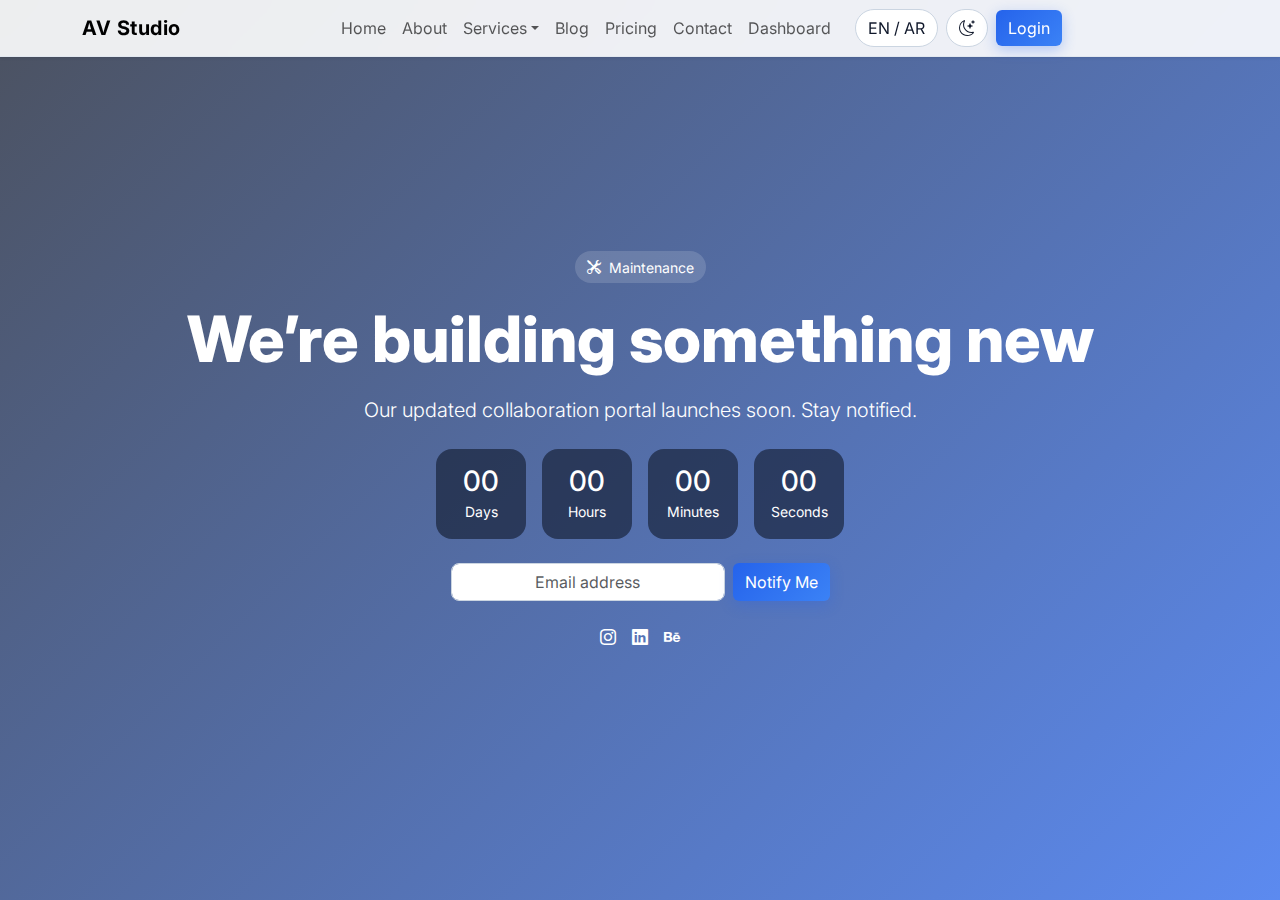
<file: coming-soon.html>
<!doctype html>
<html lang="en" dir="ltr" data-theme="light">
  <head>
    <meta charset="utf-8">
    <meta name="viewport" content="width=device-width, initial-scale=1">
    <title>Coming Soon | AV Studio</title>
    <link rel="icon" type="image/svg+xml" href="assets/icons/favicon.svg">
    <meta name="description" content="AV Studio new experience launching soon.">
    <meta name="keywords" content="coming soon, maintenance">
    <meta property="og:title" content="Coming Soon">
    <meta property="og:description" content="We are preparing something special.">
    <meta property="og:image" content="images/hero/coming-soon.jpg">
    <meta name="twitter:card" content="summary_large_image">

    <link rel="preconnect" href="https://fonts.gstatic.com" crossorigin>
    <link href="https://fonts.googleapis.com/css2?family=Inter:wght@300;400;500;600;700;800&display=swap" rel="stylesheet">
    <link id="bootstrapCss" rel="stylesheet" href="https://cdn.jsdelivr.net/npm/bootstrap@5.3.2/dist/css/bootstrap.min.css">
    <link rel="stylesheet" href="https://cdn.jsdelivr.net/npm/bootstrap-icons@1.11.3/font/bootstrap-icons.min.css">
    <link rel="stylesheet" href="css/style.css">
    <link id="rtlStylesheet" rel="stylesheet" href="css/style-rtl.css" disabled>
    <link rel="stylesheet" href="css/dark-mode.css">
    <link rel="stylesheet" href="css/responsive.css">
  </head>
  <body>
    <nav class="navbar navbar-expand-lg fixed-top nav-glass">
      <div class="container">
        <a class="navbar-brand nav__logo" href="index.html">AV Studio</a>
        <button class="navbar-toggler" type="button" data-bs-toggle="collapse" data-bs-target="#mainNav">
          <span class="navbar-toggler-icon"></span>
        </button>
        <div class="collapse navbar-collapse justify-content-center" id="mainNav">
          <ul class="navbar-nav mb-2 mb-lg-0 align-items-lg-center">
            <li class="nav-item"><a class="nav-link" href="index.html">Home</a></li>
            <li class="nav-item"><a class="nav-link" href="about.html">About</a></li>
            <li class="nav-item dropdown">
              <a class="nav-link dropdown-toggle" href="#" role="button" data-bs-toggle="dropdown">Services</a>
              <ul class="dropdown-menu">
                <li><a class="dropdown-item" href="services.html">All Services</a></li>
                <li><a class="dropdown-item" href="service-detail.html">3D Visualization</a></li>
                <li><a class="dropdown-item" href="service-detail.html">Animation Walkthroughs</a></li>
                <li><a class="dropdown-item" href="service-detail.html">VR Experiences</a></li>
              </ul>
            </li>
            <li class="nav-item"><a class="nav-link" href="blog.html">Blog</a></li>
            <li class="nav-item"><a class="nav-link" href="pricing.html">Pricing</a></li>
            <li class="nav-item"><a class="nav-link" href="contact.html">Contact</a></li>
            <li class="nav-item"><a class="nav-link" href="admin-dashboard.html">Dashboard</a></li>
          </ul>
          <div class="d-flex align-items-center gap-2 ms-lg-3">
            <button id="langToggle" class="btn lang-toggle" type="button" aria-pressed="false">EN / AR</button>
            <button id="themeToggle" class="btn theme-toggle" type="button" aria-pressed="false">
              <i class="bi bi-moon-stars"></i>
            </button>
            <a class="btn btn-primary" href="login.html">Login</a>
          </div>
        </div>
      </div>
    </nav>

    <section class="hero" style="min-height: 100vh;">
      <div class="hero__media" style="background-image: url('https://images.unsplash.com/photo-1500530855697-b586d89ba3ee?auto=format&fit=crop&w=1600&q=80');"></div>
      <div class="hero__overlay"></div>
      <div class="container hero__content text-center">
        <span class="hero__badge mb-3"><i class="bi bi-tools"></i> Maintenance</span>
        <h1 class="hero__title mb-3">We’re building something new</h1>
        <p class="lead mb-4">Our updated collaboration portal launches soon. Stay notified.</p>
        <div class="countdown mb-4" data-countdown="2026-03-01T00:00:00">
          <div class="countdown__box">
            <h3 class="mb-0" data-days>00</h3>
            <small>Days</small>
          </div>
          <div class="countdown__box">
            <h3 class="mb-0" data-hours>00</h3>
            <small>Hours</small>
          </div>
          <div class="countdown__box">
            <h3 class="mb-0" data-minutes>00</h3>
            <small>Minutes</small>
          </div>
          <div class="countdown__box">
            <h3 class="mb-0" data-seconds>00</h3>
            <small>Seconds</small>
          </div>
        </div>
        <form class="d-flex justify-content-center gap-2 needs-validation" novalidate>
          <input class="form-control w-auto" type="email" placeholder="Email address" required>
          <button class="btn btn-primary" type="submit">Notify Me</button>
        </form>
        <div class="d-flex justify-content-center gap-3 mt-4">
          <a href="#"><i class="bi bi-instagram text-white"></i></a>
          <a href="#"><i class="bi bi-linkedin text-white"></i></a>
          <a href="#"><i class="bi bi-behance text-white"></i></a>
        </div>
      </div>
    </section>

    <script src="https://cdn.jsdelivr.net/npm/jquery@3.7.1/dist/jquery.min.js"></script>
    <script src="https://cdn.jsdelivr.net/npm/bootstrap@5.3.2/dist/js/bootstrap.bundle.min.js"></script>
    <script src="js/theme-switcher.js" defer></script>
    <script src="js/main.js" defer></script>
  </body>
</html>
</file>
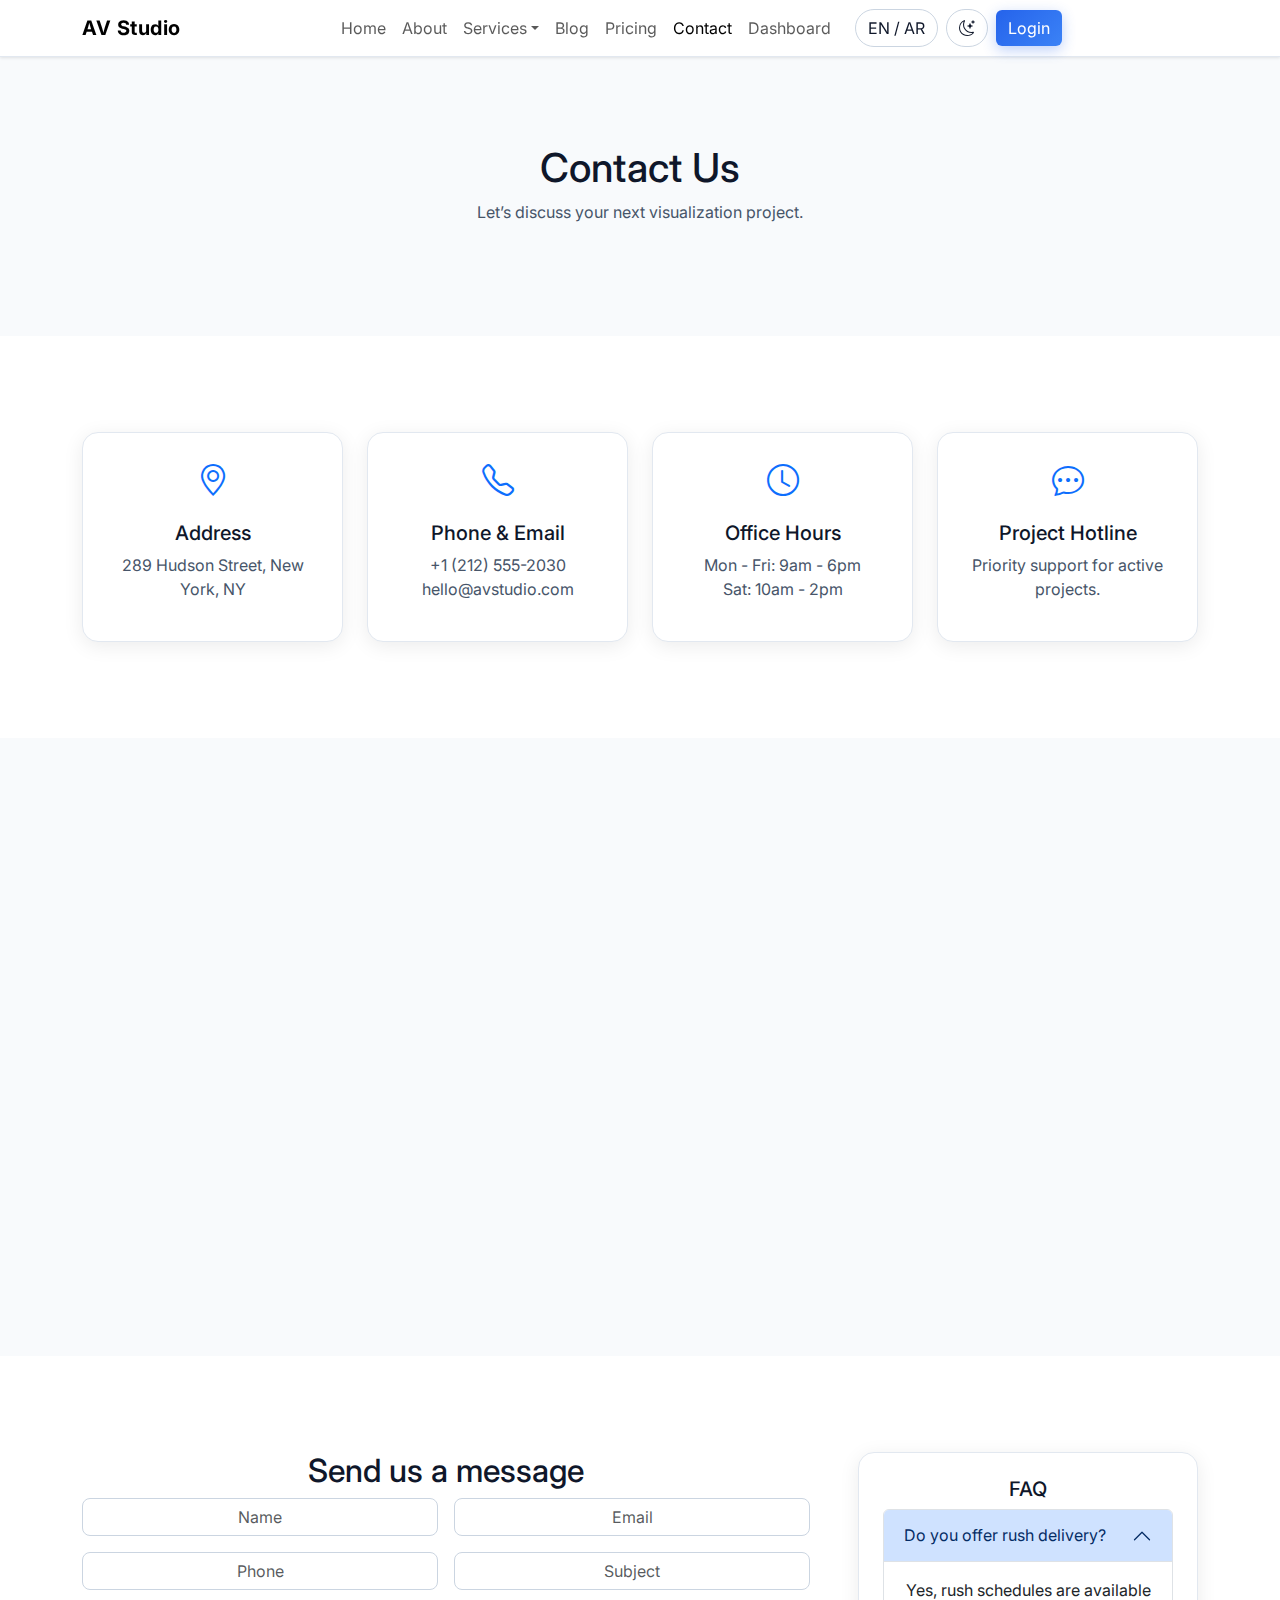
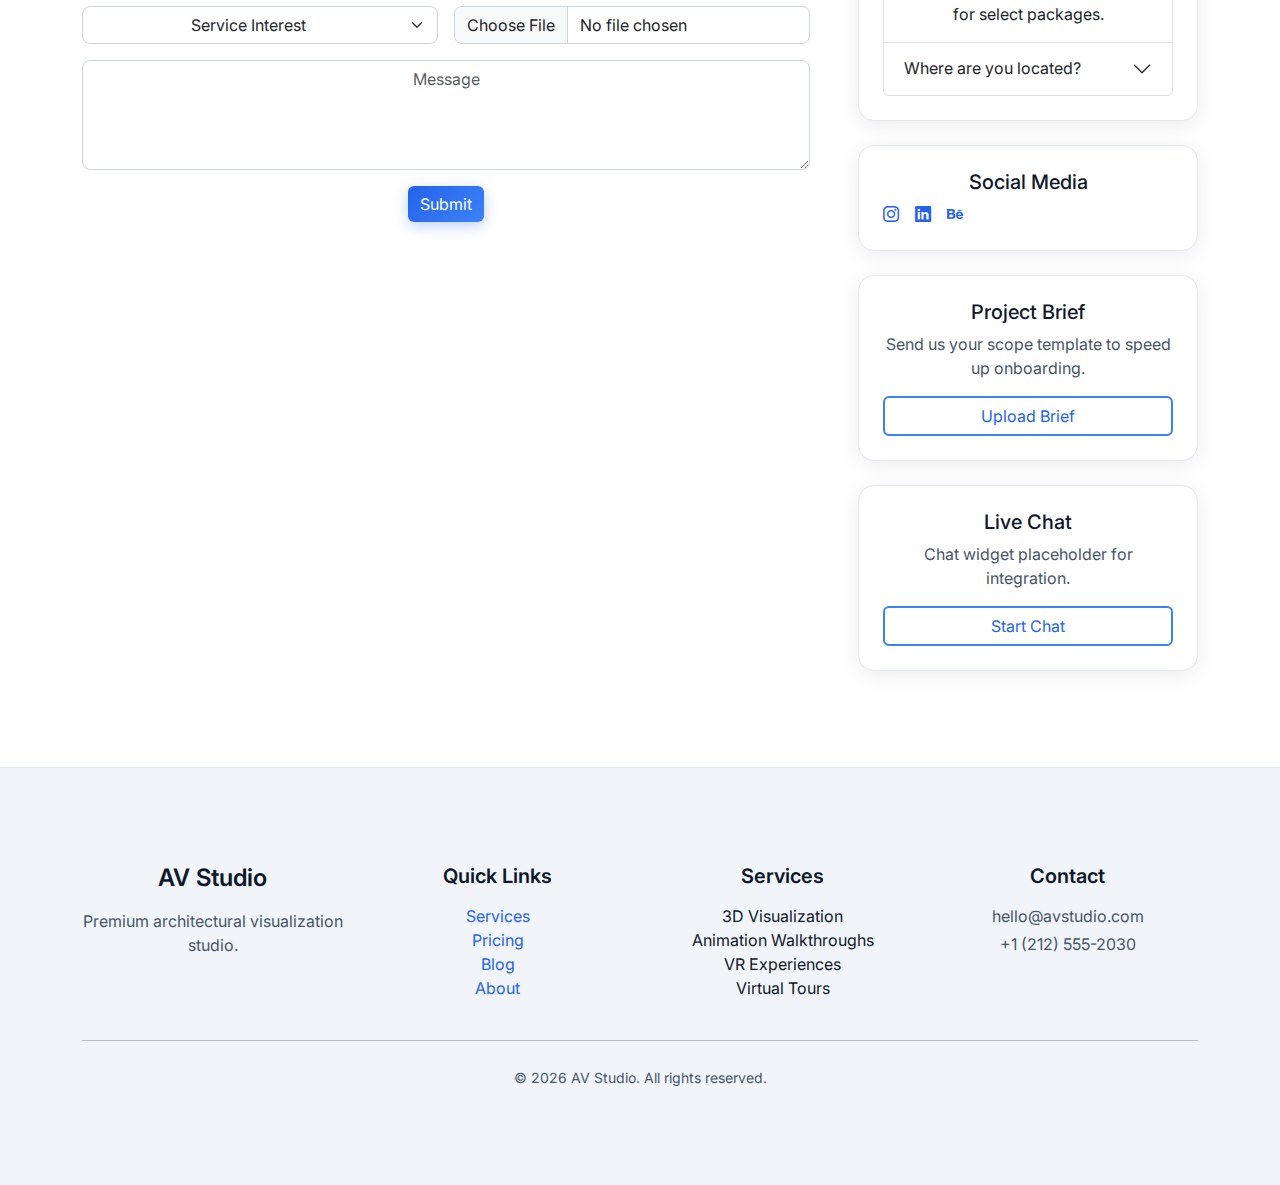
<file: contact.html>
<!doctype html>
<html lang="en" dir="ltr" data-theme="light">
  <head>
    <meta charset="utf-8">
    <meta name="viewport" content="width=device-width, initial-scale=1">
    <title>Contact | AV Studio</title>
    <link rel="icon" href="assets/icons/favicon.ico">
    <meta name="description" content="Contact AV Studio for architectural visualization projects.">
    <meta name="keywords" content="contact architectural visualization, studio address">
    <meta property="og:title" content="Contact AV Studio">
    <meta property="og:description" content="Get in touch with our visualization team.">
    <meta property="og:image" content="images/hero/contact.jpg">
    <meta name="twitter:card" content="summary_large_image">

    <link rel="preconnect" href="https://fonts.gstatic.com" crossorigin>
    <link href="https://fonts.googleapis.com/css2?family=Inter:wght@300;400;500;600;700;800&display=swap" rel="stylesheet">
    <link id="bootstrapCss" rel="stylesheet" href="https://cdn.jsdelivr.net/npm/bootstrap@5.3.2/dist/css/bootstrap.min.css">
    <link rel="stylesheet" href="https://cdn.jsdelivr.net/npm/bootstrap-icons@1.11.3/font/bootstrap-icons.min.css">
    <link rel="stylesheet" href="css/style.css">
    <link id="rtlStylesheet" rel="stylesheet" href="css/style-rtl.css" disabled>
    <link rel="stylesheet" href="css/dark-mode.css">
    <link rel="stylesheet" href="css/responsive.css">

    <script type="application/ld+json">
      {
        "@context": "https://schema.org",
        "@type": "LocalBusiness",
        "name": "AV Studio",
        "address": {
          "@type": "PostalAddress",
          "streetAddress": "289 Hudson Street",
          "addressLocality": "New York",
          "addressRegion": "NY",
          "postalCode": "10013",
          "addressCountry": "US"
        },
        "telephone": "+1-212-555-2030"
      }
    </script>
  </head>
  <body>
    <nav class="navbar navbar-expand-lg fixed-top nav-glass">
      <div class="container">
        <a class="navbar-brand nav__logo" href="index.html">AV Studio</a>
        <button class="navbar-toggler" type="button" data-bs-toggle="collapse" data-bs-target="#mainNav">
          <span class="navbar-toggler-icon"></span>
        </button>
        <div class="collapse navbar-collapse justify-content-center" id="mainNav">
          <ul class="navbar-nav mb-2 mb-lg-0 align-items-lg-center">
            <li class="nav-item"><a class="nav-link" href="index.html">Home</a></li>
            <li class="nav-item"><a class="nav-link" href="about.html">About</a></li>
            <li class="nav-item dropdown">
              <a class="nav-link dropdown-toggle" href="#" role="button" data-bs-toggle="dropdown">Services</a>
              <ul class="dropdown-menu">
                <li><a class="dropdown-item" href="services.html">All Services</a></li>
                <li><a class="dropdown-item" href="service-detail.html">3D Visualization</a></li>
                <li><a class="dropdown-item" href="service-detail.html">Animation Walkthroughs</a></li>
                <li><a class="dropdown-item" href="service-detail.html">VR Experiences</a></li>
              </ul>
            </li>
            <li class="nav-item"><a class="nav-link" href="blog.html">Blog</a></li>
            <li class="nav-item"><a class="nav-link" href="pricing.html">Pricing</a></li>
            <li class="nav-item"><a class="nav-link active" href="contact.html">Contact</a></li>
            <li class="nav-item"><a class="nav-link" href="admin-dashboard.html">Dashboard</a></li>
          </ul>
          <div class="d-flex align-items-center gap-2 ms-lg-3">
            <button id="langToggle" class="btn lang-toggle" type="button" aria-pressed="false">EN / AR</button>
            <button id="themeToggle" class="btn theme-toggle" type="button" aria-pressed="false">
              <i class="bi bi-moon-stars"></i>
            </button>
            <a class="btn btn-primary" href="login.html">Login</a>
          </div>
        </div>
      </div>
    </nav>

    <header class="section-padding bg-surface mt-5">
      <div class="container">
        <h1>Contact Us</h1>
        <p class="text-muted-custom">Let’s discuss your next visualization project.</p>
      </div>
    </header>

    <section class="section-padding">
      <div class="container">
        <div class="row g-4">
          <div class="col-md-6 col-lg-3">
            <div class="card-surface p-4 h-100 text-center">
              <i class="bi bi-geo-alt fs-2 text-primary"></i>
              <h5 class="mt-3">Address</h5>
              <p class="text-muted-custom">289 Hudson Street, New York, NY</p>
            </div>
          </div>
          <div class="col-md-6 col-lg-3">
            <div class="card-surface p-4 h-100 text-center">
              <i class="bi bi-telephone fs-2 text-primary"></i>
              <h5 class="mt-3">Phone & Email</h5>
              <p class="text-muted-custom">+1 (212) 555-2030<br>hello@avstudio.com</p>
            </div>
          </div>
          <div class="col-md-6 col-lg-3">
            <div class="card-surface p-4 h-100 text-center">
              <i class="bi bi-clock fs-2 text-primary"></i>
              <h5 class="mt-3">Office Hours</h5>
              <p class="text-muted-custom">Mon - Fri: 9am - 6pm<br>Sat: 10am - 2pm</p>
            </div>
          </div>
          <div class="col-md-6 col-lg-3">
            <div class="card-surface p-4 h-100 text-center">
              <i class="bi bi-chat-dots fs-2 text-primary"></i>
              <h5 class="mt-3">Project Hotline</h5>
              <p class="text-muted-custom">Priority support for active projects.</p>
            </div>
          </div>
        </div>
      </div>
    </section>

    <section class="section-padding bg-surface">
      <div class="container-fluid px-0">
        <iframe title="Studio Location" src="https://maps.google.com/maps?q=New%20York%20NY&t=&z=13&ie=UTF8&iwloc=&output=embed" style="border:0; width: 100%; height: 420px;" allowfullscreen loading="lazy"></iframe>
      </div>
    </section>

    <section class="section-padding">
      <div class="container">
        <div class="row g-5">
          <div class="col-lg-8">
            <h2>Send us a message</h2>
            <form class="row g-3 needs-validation validate-form" novalidate>
              <div class="col-md-6">
                <input class="form-control" type="text" placeholder="Name" required>
              </div>
              <div class="col-md-6">
                <input class="form-control" type="email" placeholder="Email" required>
              </div>
              <div class="col-md-6">
                <input class="form-control" type="tel" placeholder="Phone" required>
              </div>
              <div class="col-md-6">
                <input class="form-control" type="text" placeholder="Subject" required>
              </div>
              <div class="col-md-6">
                <select class="form-select" required>
                  <option value="" selected disabled>Service Interest</option>
                  <option>3D Visualization</option>
                  <option>Animation</option>
                  <option>VR Experience</option>
                  <option>Virtual Tours</option>
                </select>
              </div>
              <div class="col-md-6">
                <input class="form-control" type="file" required>
              </div>
              <div class="col-12">
                <textarea class="form-control" rows="4" placeholder="Message" required></textarea>
              </div>
              <div class="col-12">
                <button class="btn btn-primary" type="submit">Submit</button>
              </div>
            </form>
          </div>
          <div class="col-lg-4">
            <div class="card-surface p-4 mb-4">
              <h5>FAQ</h5>
              <div class="accordion" id="contactFaq">
                <div class="accordion-item">
                  <h2 class="accordion-header" id="cfaq1">
                    <button class="accordion-button" type="button" data-bs-toggle="collapse" data-bs-target="#cfaqBody1">Do you offer rush delivery?</button>
                  </h2>
                  <div id="cfaqBody1" class="accordion-collapse collapse show" data-bs-parent="#contactFaq">
                    <div class="accordion-body">Yes, rush schedules are available for select packages.</div>
                  </div>
                </div>
                <div class="accordion-item">
                  <h2 class="accordion-header" id="cfaq2">
                    <button class="accordion-button collapsed" type="button" data-bs-toggle="collapse" data-bs-target="#cfaqBody2">Where are you located?</button>
                  </h2>
                  <div id="cfaqBody2" class="accordion-collapse collapse" data-bs-parent="#contactFaq">
                    <div class="accordion-body">We are based in New York with global remote teams.</div>
                  </div>
                </div>
              </div>
            </div>
            <div class="card-surface p-4 mb-4">
              <h5>Social Media</h5>
              <div class="d-flex gap-3">
                <a href="#"><i class="bi bi-instagram"></i></a>
                <a href="#"><i class="bi bi-linkedin"></i></a>
                <a href="#"><i class="bi bi-behance"></i></a>
              </div>
            </div>
            <div class="card-surface p-4 mb-4">
              <h5>Project Brief</h5>
              <p class="text-muted-custom">Send us your scope template to speed up onboarding.</p>
              <button class="btn btn-outline w-100">Upload Brief</button>
            </div>
            <div class="card-surface p-4">
              <h5>Live Chat</h5>
              <p class="text-muted-custom">Chat widget placeholder for integration.</p>
              <button class="btn btn-outline w-100">Start Chat</button>
            </div>
          </div>
        </div>
      </div>
    </section>

    <footer class="footer section-padding">
      <div class="container">
        <div class="row g-4">
          <div class="col-lg-3">
            <h4 class="footer__title">AV Studio</h4>
            <p class="text-muted-custom">Premium architectural visualization studio.</p>
          </div>
          <div class="col-lg-3">
            <h5 class="footer__title">Quick Links</h5>
            <ul class="list-unstyled">
              <li><a href="services.html">Services</a></li>
              <li><a href="pricing.html">Pricing</a></li>
              <li><a href="blog.html">Blog</a></li>
              <li><a href="about.html">About</a></li>
            </ul>
          </div>
          <div class="col-lg-3">
            <h5 class="footer__title">Services</h5>
            <ul class="list-unstyled">
              <li>3D Visualization</li>
              <li>Animation Walkthroughs</li>
              <li>VR Experiences</li>
              <li>Virtual Tours</li>
            </ul>
          </div>
          <div class="col-lg-3">
            <h5 class="footer__title">Contact</h5>
            <p class="text-muted-custom mb-1">hello@avstudio.com</p>
            <p class="text-muted-custom mb-0">+1 (212) 555-2030</p>
          </div>
        </div>
        <hr class="my-4">
        <small class="text-muted-custom">© 2026 AV Studio. All rights reserved.</small>
      </div>
    </footer>

    <button class="btn btn-primary back-to-top" type="button"><i class="bi bi-arrow-up"></i></button>

    <script src="https://cdn.jsdelivr.net/npm/jquery@3.7.1/dist/jquery.min.js"></script>
    <script src="https://cdn.jsdelivr.net/npm/bootstrap@5.3.2/dist/js/bootstrap.bundle.min.js"></script>
    <script src="js/theme-switcher.js" defer></script>
    <script src="js/main.js" defer></script>
    <script src="js/form-validation.js" defer></script>
  </body>
</html>
</file>
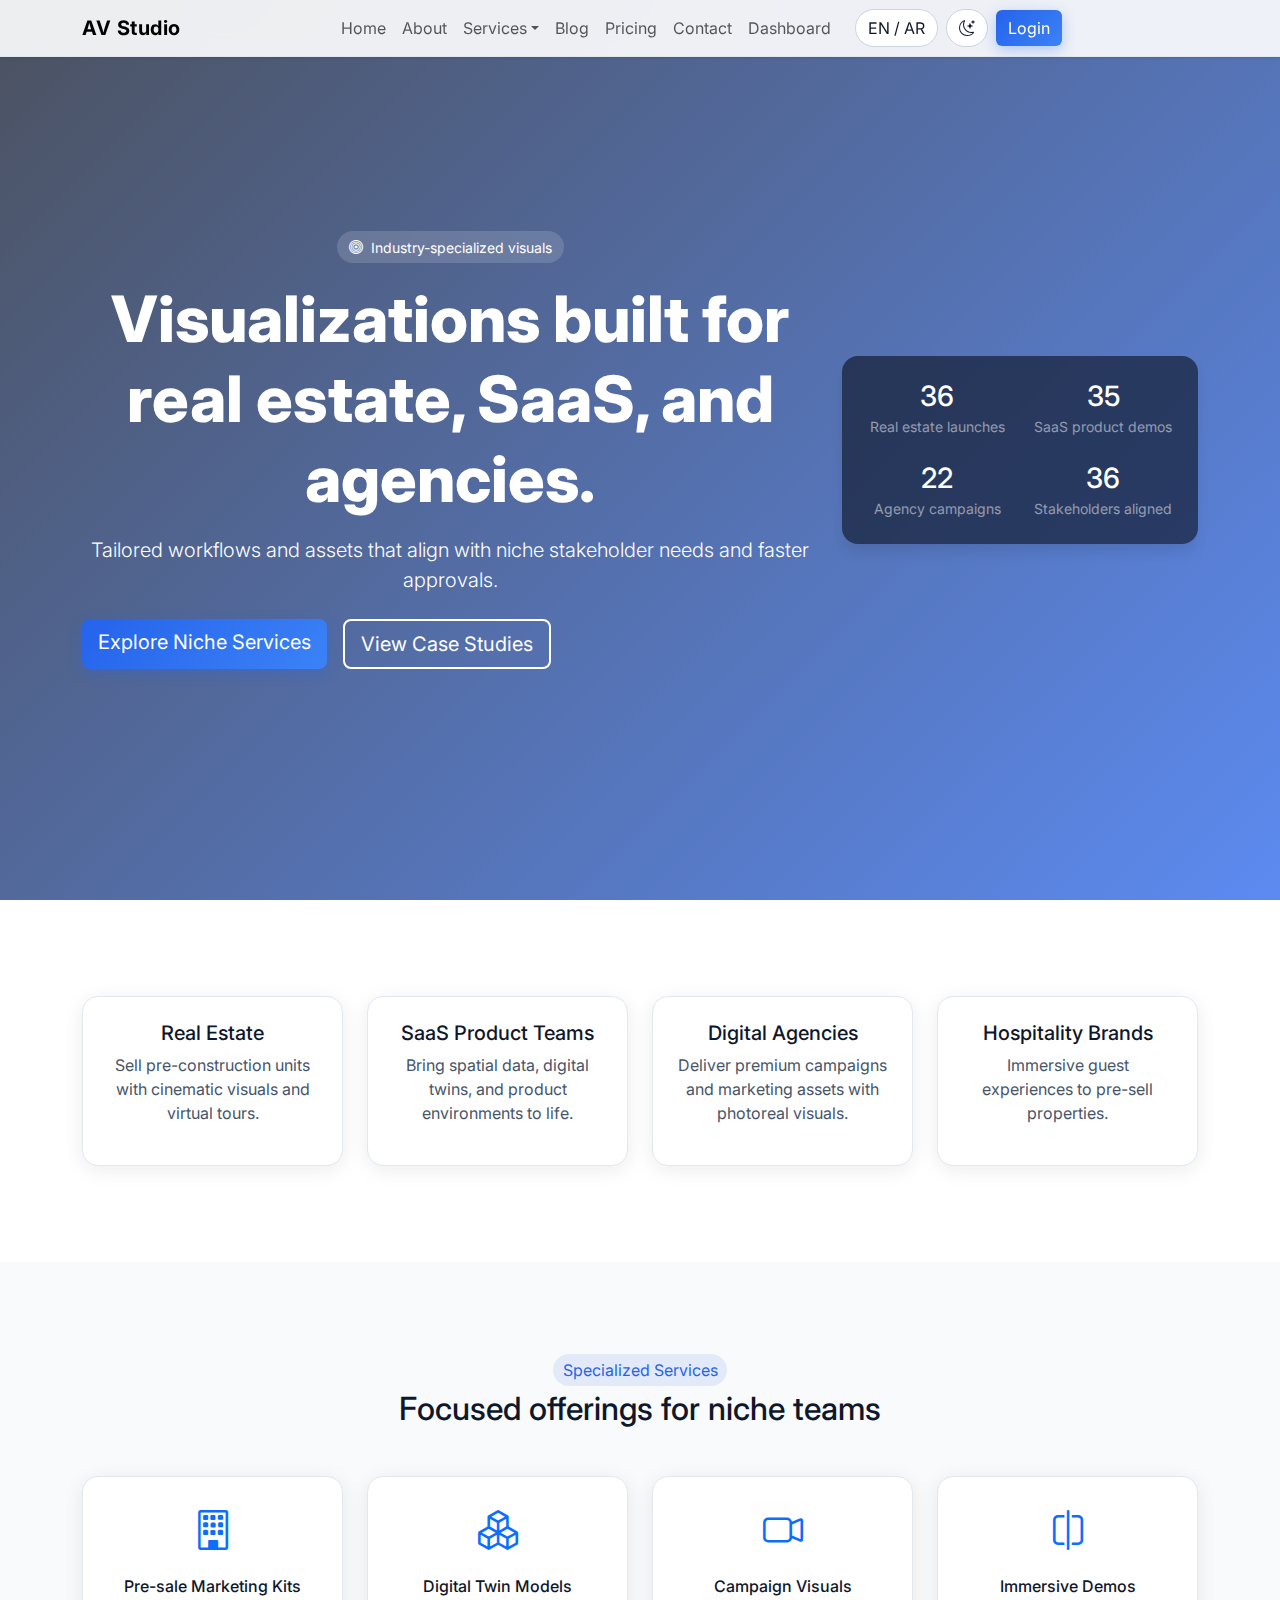
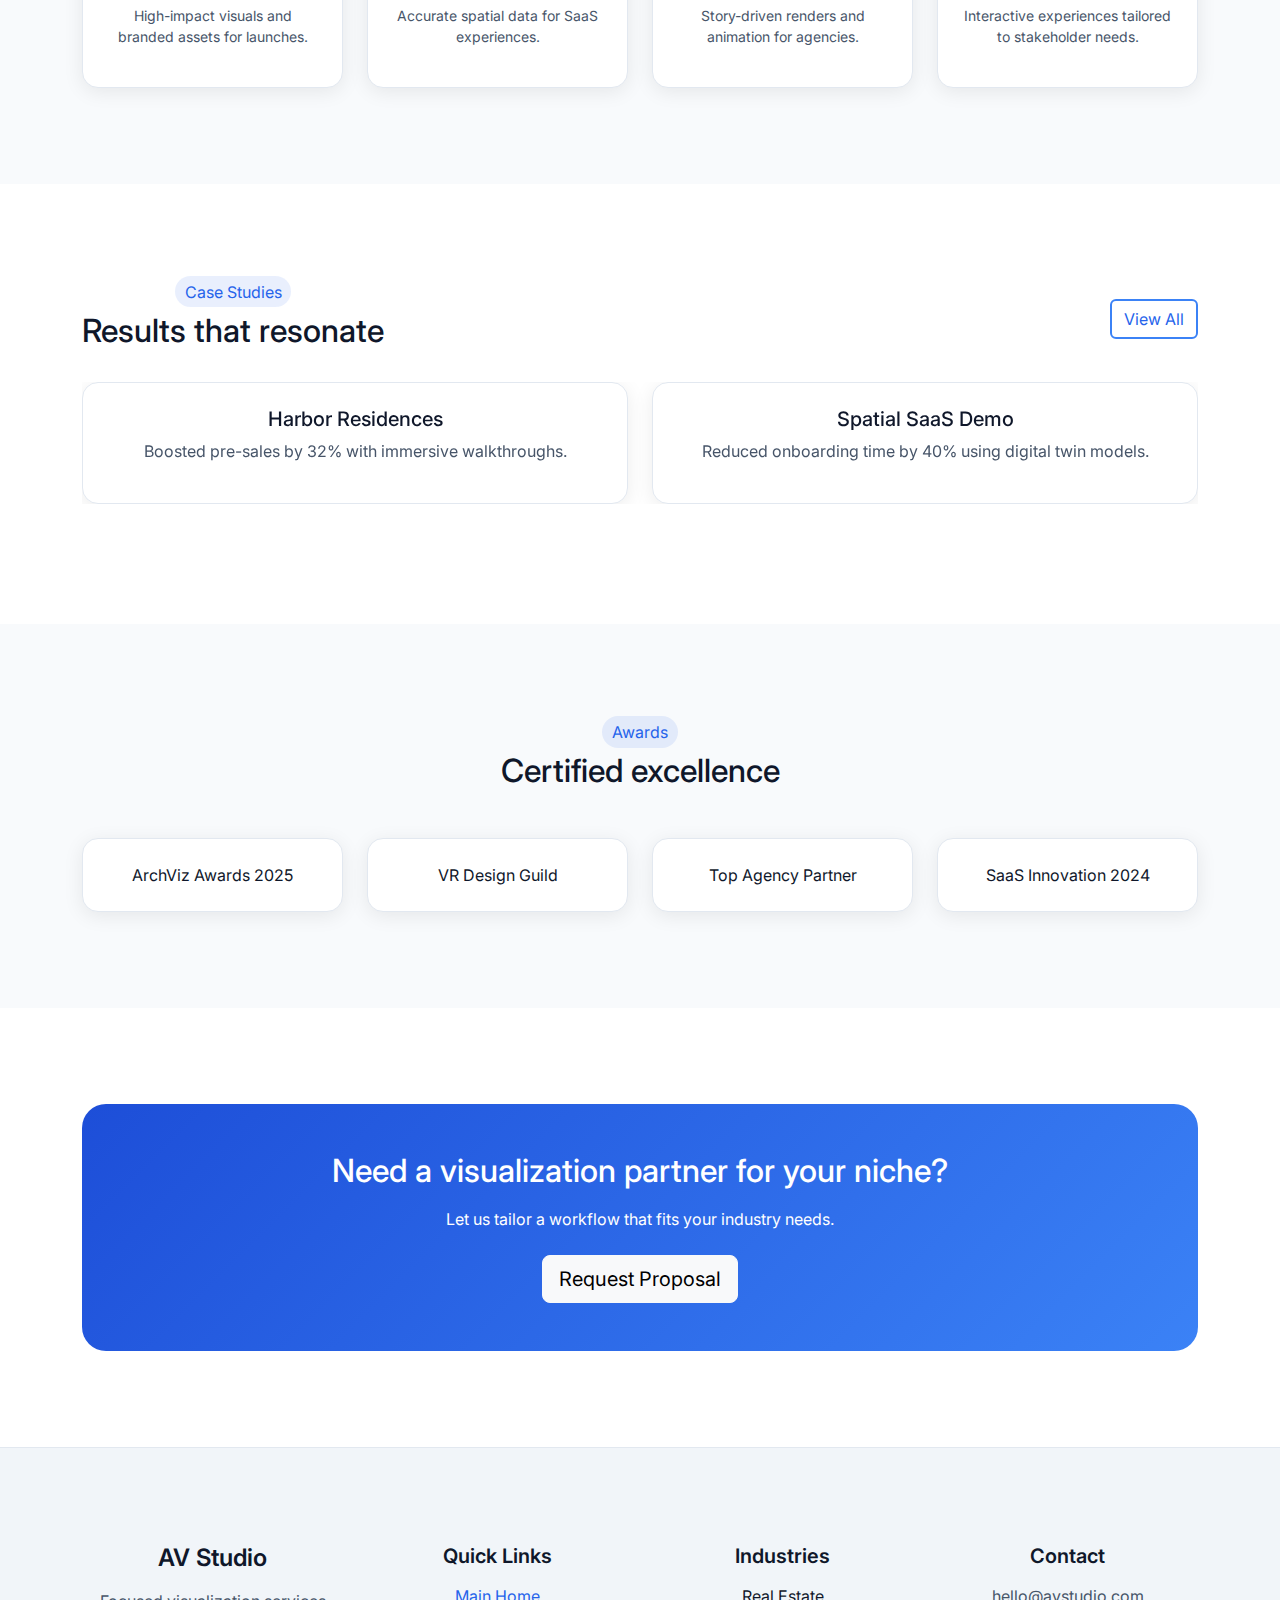
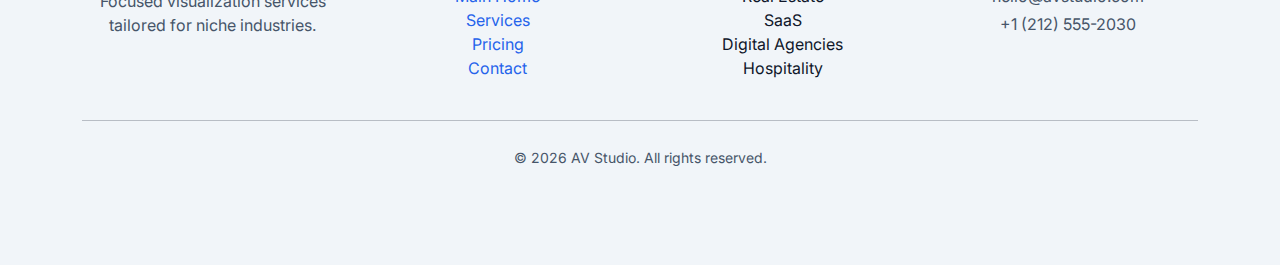
<file: index-niche.html>
<!doctype html>
<html lang="en" dir="ltr" data-theme="light">
  <head>
    <meta charset="utf-8">
    <meta name="viewport" content="width=device-width, initial-scale=1">
    <title>Architectural Visualization Studio | Niche Home</title>
    <link rel="icon" type="image/svg+xml" href="assets/icons/favicon.svg">
    <meta name="description" content="Niche-focused visualization solutions for real estate, SaaS, and digital agencies.">
    <meta name="keywords" content="real estate visualization, SaaS product visualization, digital agency rendering">
    <meta property="og:title" content="Visualization Studio for Specialized Industries">
    <meta property="og:description" content="Targeted services and case studies for niche industries.">
    <meta property="og:image" content="images/hero/hero-2.jpg">
    <meta name="twitter:card" content="summary_large_image">

    <link rel="preconnect" href="https://fonts.gstatic.com" crossorigin>
    <link href="https://fonts.googleapis.com/css2?family=Inter:wght@300;400;500;600;700;800&display=swap" rel="stylesheet">
    <link id="bootstrapCss" rel="stylesheet" href="https://cdn.jsdelivr.net/npm/bootstrap@5.3.2/dist/css/bootstrap.min.css">
    <link rel="stylesheet" href="https://cdn.jsdelivr.net/npm/bootstrap-icons@1.11.3/font/bootstrap-icons.min.css">
    <link rel="stylesheet" href="https://cdn.jsdelivr.net/npm/owl.carousel@2.3.4/dist/assets/owl.carousel.min.css">
    <link rel="stylesheet" href="css/style.css">
    <link id="rtlStylesheet" rel="stylesheet" href="css/style-rtl.css" disabled>
    <link rel="stylesheet" href="css/dark-mode.css">
    <link rel="stylesheet" href="css/responsive.css">
  </head>
  <body>
    <nav class="navbar navbar-expand-lg fixed-top nav-glass">
      <div class="container">
        <a class="navbar-brand nav__logo" href="index.html">AV Studio</a>
        <button class="navbar-toggler" type="button" data-bs-toggle="collapse" data-bs-target="#mainNav">
          <span class="navbar-toggler-icon"></span>
        </button>
        <div class="collapse navbar-collapse justify-content-center" id="mainNav">
          <ul class="navbar-nav mb-2 mb-lg-0 align-items-lg-center">
            <li class="nav-item"><a class="nav-link" href="index.html">Home</a></li>
            <li class="nav-item"><a class="nav-link" href="about.html">About</a></li>
            <li class="nav-item dropdown">
              <a class="nav-link dropdown-toggle" href="#" role="button" data-bs-toggle="dropdown">Services</a>
              <ul class="dropdown-menu">
                <li><a class="dropdown-item" href="services.html">All Services</a></li>
                <li><a class="dropdown-item" href="service-detail.html">3D Visualization</a></li>
                <li><a class="dropdown-item" href="service-detail.html">Animation Walkthroughs</a></li>
                <li><a class="dropdown-item" href="service-detail.html">VR Experiences</a></li>
              </ul>
            </li>
            <li class="nav-item"><a class="nav-link" href="blog.html">Blog</a></li>
            <li class="nav-item"><a class="nav-link" href="pricing.html">Pricing</a></li>
            <li class="nav-item"><a class="nav-link" href="contact.html">Contact</a></li>
            <li class="nav-item"><a class="nav-link" href="admin-dashboard.html">Dashboard</a></li>
          </ul>
          <div class="d-flex align-items-center gap-2 ms-lg-3">
            <button id="langToggle" class="btn lang-toggle" type="button" aria-pressed="false">EN / AR</button>
            <button id="themeToggle" class="btn theme-toggle" type="button" aria-pressed="false">
              <i class="bi bi-moon-stars"></i>
            </button>
            <a class="btn btn-primary" href="login.html">Login</a>
          </div>
        </div>
      </div>
    </nav>

    <header class="hero">
      <div class="hero__media" style="background-image: url('https://images.unsplash.com/photo-1503387762-592deb58ef4e?auto=format&fit=crop&w=1600&q=80');"></div>
      <div class="hero__overlay"></div>
      <div class="container hero__content">
        <div class="row align-items-center">
          <div class="col-lg-8">
            <span class="hero__badge mb-3"><i class="bi bi-bullseye"></i> Industry-specialized visuals</span>
            <h1 class="hero__title mb-3">Visualizations built for real estate, SaaS, and agencies.</h1>
            <p class="lead mb-4">Tailored workflows and assets that align with niche stakeholder needs and faster approvals.</p>
            <div class="d-flex flex-wrap gap-3">
              <a href="services.html" class="btn btn-primary btn-lg">Explore Niche Services</a>
              <a href="#case-studies" class="btn btn-outline btn-lg text-white border-white">View Case Studies</a>
            </div>
          </div>
          <div class="col-lg-4">
            <div class="hero__stats mt-4 mt-lg-0">
              <div class="row text-center g-4">
                <div class="col-6">
                  <h3 class="mb-0" data-count="78">0</h3>
                  <small class="text-white-50">Real estate launches</small>
                </div>
                <div class="col-6">
                  <h3 class="mb-0" data-count="35">0</h3>
                  <small class="text-white-50">SaaS product demos</small>
                </div>
                <div class="col-6">
                  <h3 class="mb-0" data-count="22">0</h3>
                  <small class="text-white-50">Agency campaigns</small>
                </div>
                <div class="col-6">
                  <h3 class="mb-0" data-count="96">0</h3>
                  <small class="text-white-50">Stakeholders aligned</small>
                </div>
              </div>
            </div>
          </div>
        </div>
      </div>
    </header>

    <section class="section-padding">
      <div class="container">
        <div class="row g-4">
          <div class="col-lg-3 col-md-6">
            <div class="card-surface p-4 h-100">
              <h5>Real Estate</h5>
              <p class="text-muted-custom">Sell pre-construction units with cinematic visuals and virtual tours.</p>
            </div>
          </div>
          <div class="col-lg-3 col-md-6">
            <div class="card-surface p-4 h-100">
              <h5>SaaS Product Teams</h5>
              <p class="text-muted-custom">Bring spatial data, digital twins, and product environments to life.</p>
            </div>
          </div>
          <div class="col-lg-3 col-md-6">
            <div class="card-surface p-4 h-100">
              <h5>Digital Agencies</h5>
              <p class="text-muted-custom">Deliver premium campaigns and marketing assets with photoreal visuals.</p>
            </div>
          </div>
          <div class="col-lg-3 col-md-6">
            <div class="card-surface p-4 h-100">
              <h5>Hospitality Brands</h5>
              <p class="text-muted-custom">Immersive guest experiences to pre-sell properties.</p>
            </div>
          </div>
        </div>
      </div>
    </section>

    <section class="section-padding bg-surface">
      <div class="container">
        <div class="text-center mb-5">
          <span class="badge-soft">Specialized Services</span>
          <h2 class="mt-2">Focused offerings for niche teams</h2>
        </div>
        <div class="row g-4">
          <div class="col-md-6 col-lg-3">
            <div class="card-surface p-4 h-100 text-center">
              <i class="bi bi-building fs-1 text-primary"></i>
              <h6 class="mt-3">Pre-sale Marketing Kits</h6>
              <p class="text-muted-custom small">High-impact visuals and branded assets for launches.</p>
            </div>
          </div>
          <div class="col-md-6 col-lg-3">
            <div class="card-surface p-4 h-100 text-center">
              <i class="bi bi-boxes fs-1 text-primary"></i>
              <h6 class="mt-3">Digital Twin Models</h6>
              <p class="text-muted-custom small">Accurate spatial data for SaaS experiences.</p>
            </div>
          </div>
          <div class="col-md-6 col-lg-3">
            <div class="card-surface p-4 h-100 text-center">
              <i class="bi bi-camera-video fs-1 text-primary"></i>
              <h6 class="mt-3">Campaign Visuals</h6>
              <p class="text-muted-custom small">Story-driven renders and animation for agencies.</p>
            </div>
          </div>
          <div class="col-md-6 col-lg-3">
            <div class="card-surface p-4 h-100 text-center">
              <i class="bi bi-vr fs-1 text-primary"></i>
              <h6 class="mt-3">Immersive Demos</h6>
              <p class="text-muted-custom small">Interactive experiences tailored to stakeholder needs.</p>
            </div>
          </div>
        </div>
      </div>
    </section>

    <section class="section-padding" id="case-studies">
      <div class="container">
        <div class="d-flex justify-content-between align-items-center mb-4">
          <div>
            <span class="badge-soft">Case Studies</span>
            <h2 class="mt-2">Results that resonate</h2>
          </div>
          <a href="services.html" class="btn btn-outline">View All</a>
        </div>
        <div class="case-studies-carousel owl-carousel">
          <div class="card-surface p-4">
            <h5>Harbor Residences</h5>
            <p class="text-muted-custom">Boosted pre-sales by 32% with immersive walkthroughs.</p>
          </div>
          <div class="card-surface p-4">
            <h5>Spatial SaaS Demo</h5>
            <p class="text-muted-custom">Reduced onboarding time by 40% using digital twin models.</p>
          </div>
          <div class="card-surface p-4">
            <h5>Agency Launch Kit</h5>
            <p class="text-muted-custom">Delivered a 4-week campaign with cinematic renders.</p>
          </div>
          <div class="card-surface p-4">
            <h5>Hospitality Previews</h5>
            <p class="text-muted-custom">Increased bookings with interactive suite tours.</p>
          </div>
        </div>
      </div>
    </section>

    <section class="section-padding bg-surface">
      <div class="container text-center">
        <span class="badge-soft">Awards</span>
        <h2 class="mt-2">Certified excellence</h2>
        <div class="row g-4 mt-4">
          <div class="col-md-3">
            <div class="card-surface p-4">ArchViz Awards 2025</div>
          </div>
          <div class="col-md-3">
            <div class="card-surface p-4">VR Design Guild</div>
          </div>
          <div class="col-md-3">
            <div class="card-surface p-4">Top Agency Partner</div>
          </div>
          <div class="col-md-3">
            <div class="card-surface p-4">SaaS Innovation 2024</div>
          </div>
        </div>
      </div>
    </section>

    <section class="section-padding">
      <div class="container">
        <div class="cta-banner text-center">
          <h2 class="mb-3">Need a visualization partner for your niche?</h2>
          <p class="mb-4">Let us tailor a workflow that fits your industry needs.</p>
          <a href="contact.html" class="btn btn-light btn-lg">Request Proposal</a>
        </div>
      </div>
    </section>

    <footer class="footer section-padding">
      <div class="container">
        <div class="row g-4">
          <div class="col-lg-3">
            <h4 class="footer__title">AV Studio</h4>
            <p class="text-muted-custom">Focused visualization services tailored for niche industries.</p>
          </div>
          <div class="col-lg-3">
            <h5 class="footer__title">Quick Links</h5>
            <ul class="list-unstyled">
              <li><a href="index.html">Main Home</a></li>
              <li><a href="services.html">Services</a></li>
              <li><a href="pricing.html">Pricing</a></li>
              <li><a href="contact.html">Contact</a></li>
            </ul>
          </div>
          <div class="col-lg-3">
            <h5 class="footer__title">Industries</h5>
            <ul class="list-unstyled">
              <li>Real Estate</li>
              <li>SaaS</li>
              <li>Digital Agencies</li>
              <li>Hospitality</li>
            </ul>
          </div>
          <div class="col-lg-3">
            <h5 class="footer__title">Contact</h5>
            <p class="text-muted-custom mb-1">hello@avstudio.com</p>
            <p class="text-muted-custom mb-3">+1 (212) 555-2030</p>
          </div>
        </div>
        <hr class="my-4">
        <small class="text-muted-custom">© 2026 AV Studio. All rights reserved.</small>
      </div>
    </footer>

    <button class="btn btn-primary back-to-top" type="button"><i class="bi bi-arrow-up"></i></button>

    <script src="https://cdn.jsdelivr.net/npm/jquery@3.7.1/dist/jquery.min.js"></script>
    <script src="https://cdn.jsdelivr.net/npm/bootstrap@5.3.2/dist/js/bootstrap.bundle.min.js"></script>
    <script src="https://cdn.jsdelivr.net/npm/owl.carousel@2.3.4/dist/owl.carousel.min.js"></script>
    <script src="js/theme-switcher.js" defer></script>
    <script src="js/main.js" defer></script>
  </body>
</html>
</file>
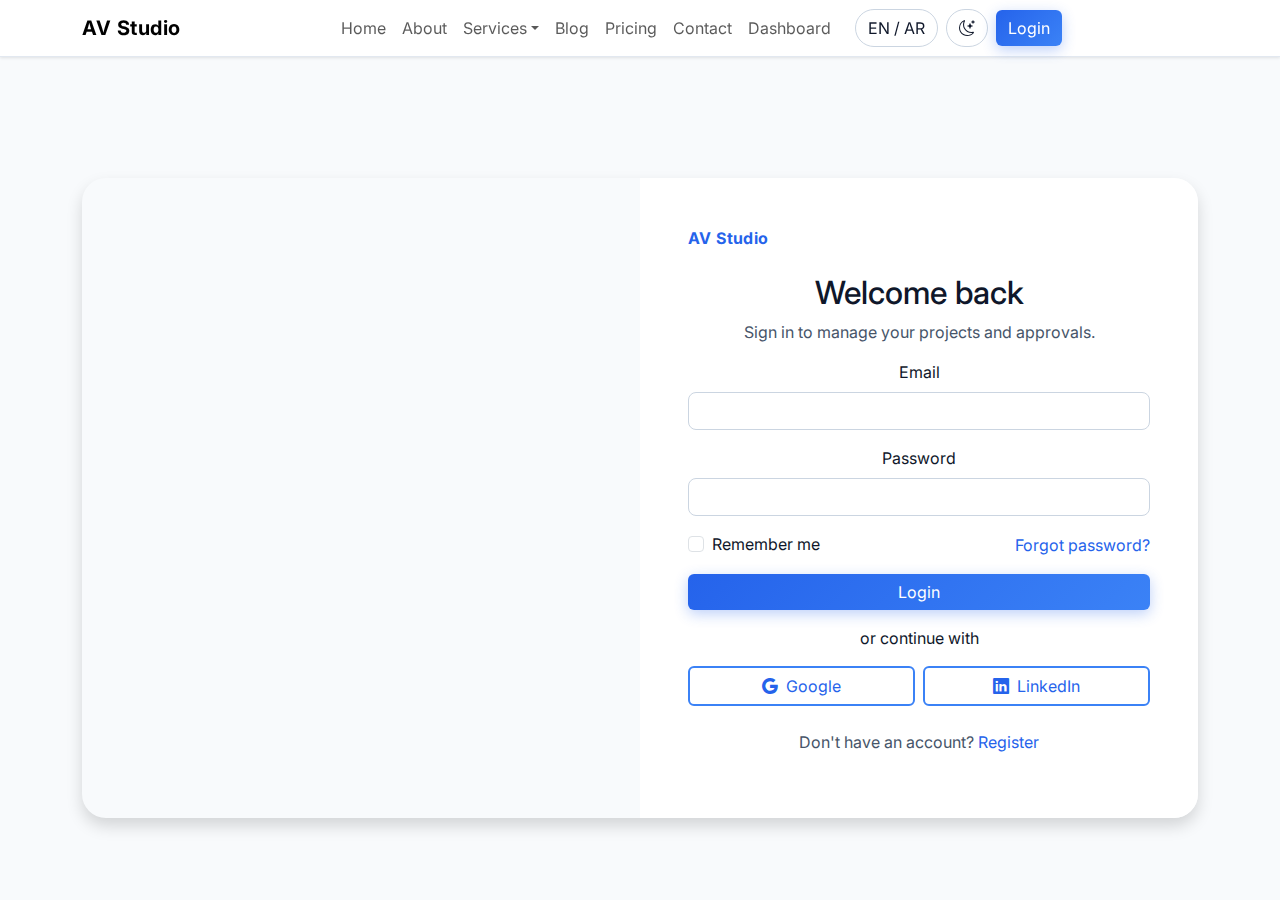
<file: login.html>
<!doctype html>
<html lang="en" dir="ltr" data-theme="light">
  <head>
    <meta charset="utf-8">
    <meta name="viewport" content="width=device-width, initial-scale=1">
    <title>Login | AV Studio</title>
    <link rel="icon" href="assets/icons/favicon.ico">
    <meta name="description" content="Client login portal for AV Studio.">
    <meta name="keywords" content="client login, architectural visualization portal">
    <meta property="og:title" content="AV Studio Login">
    <meta property="og:description" content="Access your project collaboration workspace.">
    <meta property="og:image" content="images/hero/login.jpg">
    <meta name="twitter:card" content="summary_large_image">

    <link rel="preconnect" href="https://fonts.gstatic.com" crossorigin>
    <link href="https://fonts.googleapis.com/css2?family=Inter:wght@300;400;500;600;700;800&display=swap" rel="stylesheet">
    <link id="bootstrapCss" rel="stylesheet" href="https://cdn.jsdelivr.net/npm/bootstrap@5.3.2/dist/css/bootstrap.min.css">
    <link rel="stylesheet" href="https://cdn.jsdelivr.net/npm/bootstrap-icons@1.11.3/font/bootstrap-icons.min.css">
    <link rel="stylesheet" href="css/style.css">
    <link id="rtlStylesheet" rel="stylesheet" href="css/style-rtl.css" disabled>
    <link rel="stylesheet" href="css/dark-mode.css">
    <link rel="stylesheet" href="css/responsive.css">
  </head>
  <body class="auth-panel">
    <nav class="navbar navbar-expand-lg fixed-top nav-glass">
      <div class="container">
        <a class="navbar-brand nav__logo" href="index.html">AV Studio</a>
        <button class="navbar-toggler" type="button" data-bs-toggle="collapse" data-bs-target="#mainNav">
          <span class="navbar-toggler-icon"></span>
        </button>
        <div class="collapse navbar-collapse justify-content-center" id="mainNav">
          <ul class="navbar-nav mb-2 mb-lg-0 align-items-lg-center">
            <li class="nav-item"><a class="nav-link" href="index.html">Home</a></li>
            <li class="nav-item"><a class="nav-link" href="about.html">About</a></li>
            <li class="nav-item dropdown">
              <a class="nav-link dropdown-toggle" href="#" role="button" data-bs-toggle="dropdown">Services</a>
              <ul class="dropdown-menu">
                <li><a class="dropdown-item" href="services.html">All Services</a></li>
                <li><a class="dropdown-item" href="service-detail.html">3D Visualization</a></li>
                <li><a class="dropdown-item" href="service-detail.html">Animation Walkthroughs</a></li>
                <li><a class="dropdown-item" href="service-detail.html">VR Experiences</a></li>
              </ul>
            </li>
            <li class="nav-item"><a class="nav-link" href="blog.html">Blog</a></li>
            <li class="nav-item"><a class="nav-link" href="pricing.html">Pricing</a></li>
            <li class="nav-item"><a class="nav-link" href="contact.html">Contact</a></li>
            <li class="nav-item"><a class="nav-link" href="admin-dashboard.html">Dashboard</a></li>
          </ul>
          <div class="d-flex align-items-center gap-2 ms-lg-3">
            <button id="langToggle" class="btn lang-toggle" type="button" aria-pressed="false">EN / AR</button>
            <button id="themeToggle" class="btn theme-toggle" type="button" aria-pressed="false"><i class="bi bi-moon-stars"></i></button>
            <a class="btn btn-primary" href="login.html">Login</a>
          </div>
        </div>
      </div>
    </nav>
    <div class="container mt-5 pt-5">
      <div class="row g-0 shadow auth-card overflow-hidden">
        <div class="col-lg-6 d-none d-lg-block">
          <div class="h-100" style="background-image: url('https://images.unsplash.com/photo-1503387762-592deb58ef4e?auto=format&fit=crop&w=1200&q=80'); background-size: cover;"></div>
        </div>
        <div class="col-lg-6 bg-white p-5">
          <div class="d-flex justify-content-between align-items-center mb-4">
            <a class="nav__logo" href="index.html">AV Studio</a>
          </div>
          <h2>Welcome back</h2>
          <p class="text-muted-custom">Sign in to manage your projects and approvals.</p>
          <form class="needs-validation validate-form" novalidate>
            <div class="mb-3">
              <label class="form-label">Email</label>
              <input class="form-control" type="email" required>
            </div>
            <div class="mb-3">
              <label class="form-label">Password</label>
              <input class="form-control" type="password" required>
            </div>
            <div class="d-flex justify-content-between align-items-center mb-3">
              <div class="form-check">
                <input class="form-check-input" type="checkbox" id="rememberMe">
                <label class="form-check-label" for="rememberMe">Remember me</label>
              </div>
              <a href="#">Forgot password?</a>
            </div>
            <button class="btn btn-primary w-100 mb-3" type="submit">Login</button>
            <div class="text-center mb-3">or continue with</div>
            <div class="d-flex gap-2">
              <button class="btn btn-outline w-100" type="button"><i class="bi bi-google me-2"></i>Google</button>
              <button class="btn btn-outline w-100" type="button"><i class="bi bi-linkedin me-2"></i>LinkedIn</button>
            </div>
            <p class="text-muted-custom mt-4">Don't have an account? <a href="register.html">Register</a></p>
          </form>
        </div>
      </div>
    </div>

    <script src="https://cdn.jsdelivr.net/npm/jquery@3.7.1/dist/jquery.min.js"></script>
    <script src="https://cdn.jsdelivr.net/npm/bootstrap@5.3.2/dist/js/bootstrap.bundle.min.js"></script>
    <script src="js/theme-switcher.js" defer></script>
    <script src="js/form-validation.js" defer></script>
  </body>
</html>
</file>
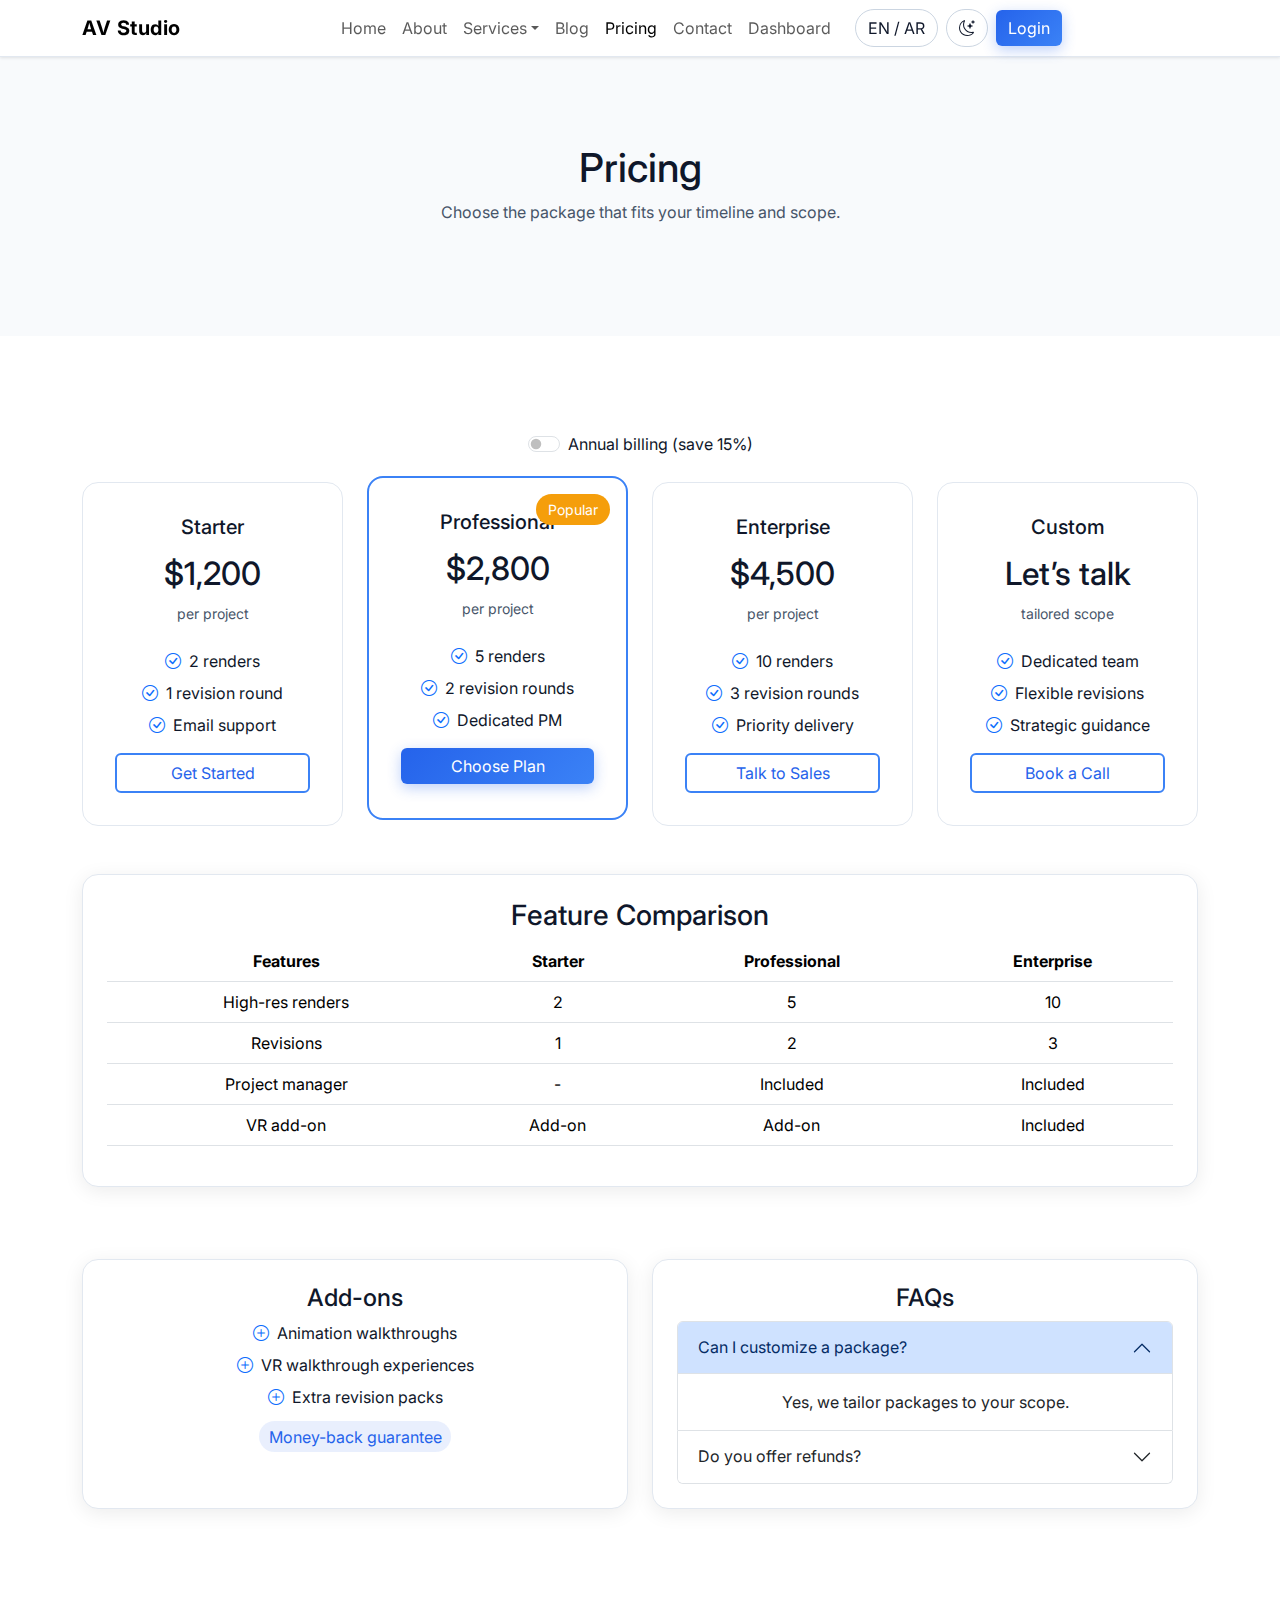
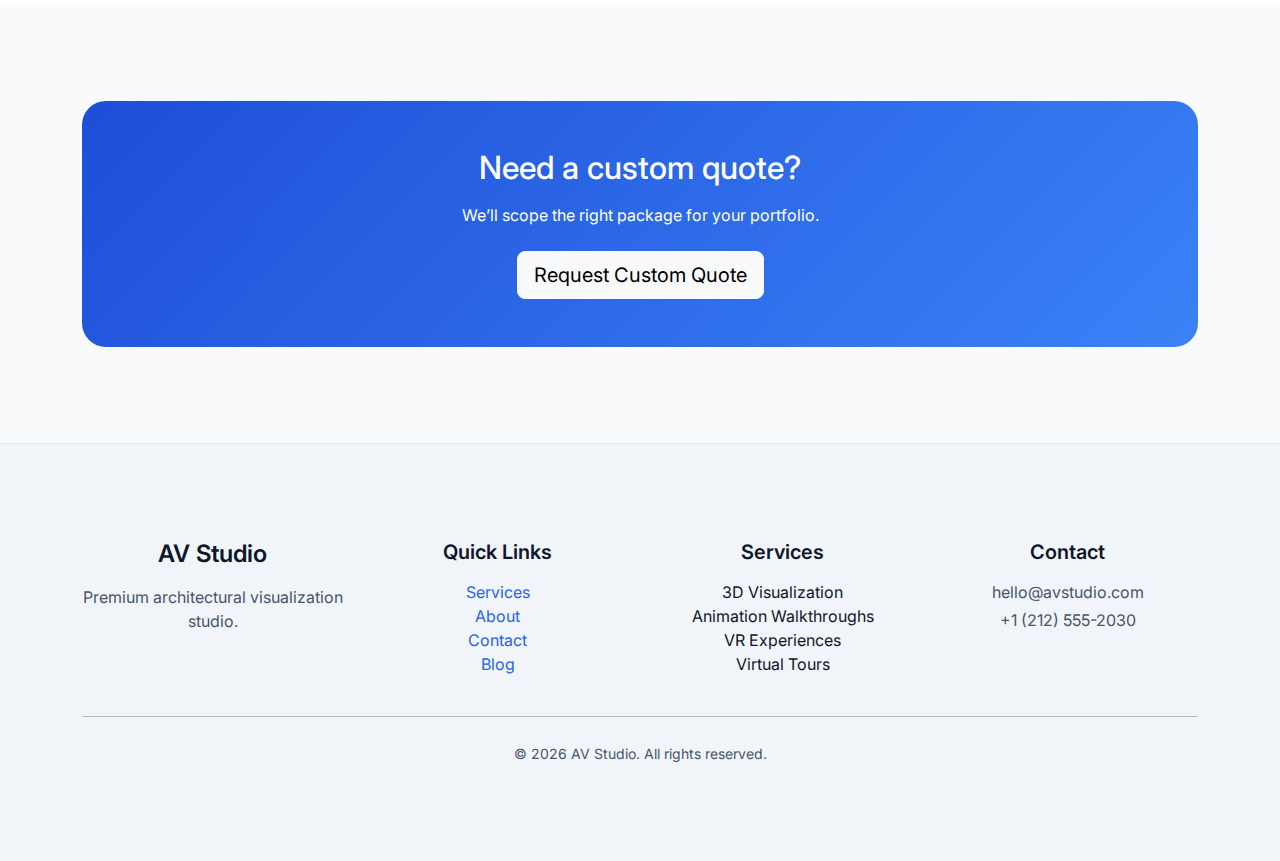
<file: pricing.html>
<!doctype html>
<html lang="en" dir="ltr" data-theme="light">
  <head>
    <meta charset="utf-8">
    <meta name="viewport" content="width=device-width, initial-scale=1">
    <title>Pricing | AV Studio</title>
    <link rel="icon" type="image/svg+xml" href="assets/icons/favicon.svg">
    <meta name="description" content="Flexible pricing packages for architectural visualization projects.">
    <meta name="keywords" content="architectural visualization pricing, rendering packages">
    <meta property="og:title" content="AV Studio Pricing">
    <meta property="og:description" content="Starter, Professional, and Enterprise packages.">
    <meta property="og:image" content="images/hero/pricing.jpg">
    <meta name="twitter:card" content="summary_large_image">

    <link rel="preconnect" href="https://fonts.gstatic.com" crossorigin>
    <link href="https://fonts.googleapis.com/css2?family=Inter:wght@300;400;500;600;700;800&display=swap" rel="stylesheet">
    <link id="bootstrapCss" rel="stylesheet" href="https://cdn.jsdelivr.net/npm/bootstrap@5.3.2/dist/css/bootstrap.min.css">
    <link rel="stylesheet" href="https://cdn.jsdelivr.net/npm/bootstrap-icons@1.11.3/font/bootstrap-icons.min.css">
    <link rel="stylesheet" href="css/style.css">
    <link id="rtlStylesheet" rel="stylesheet" href="css/style-rtl.css" disabled>
    <link rel="stylesheet" href="css/dark-mode.css">
    <link rel="stylesheet" href="css/responsive.css">
  </head>
  <body>
    <nav class="navbar navbar-expand-lg fixed-top nav-glass">
      <div class="container">
        <a class="navbar-brand nav__logo" href="index.html">AV Studio</a>
        <button class="navbar-toggler" type="button" data-bs-toggle="collapse" data-bs-target="#mainNav">
          <span class="navbar-toggler-icon"></span>
        </button>
        <div class="collapse navbar-collapse justify-content-center" id="mainNav">
          <ul class="navbar-nav mb-2 mb-lg-0 align-items-lg-center">
            <li class="nav-item"><a class="nav-link" href="index.html">Home</a></li>
            <li class="nav-item"><a class="nav-link" href="about.html">About</a></li>
            <li class="nav-item dropdown">
              <a class="nav-link dropdown-toggle" href="#" role="button" data-bs-toggle="dropdown">Services</a>
              <ul class="dropdown-menu">
                <li><a class="dropdown-item" href="services.html">All Services</a></li>
                <li><a class="dropdown-item" href="service-detail.html">3D Visualization</a></li>
                <li><a class="dropdown-item" href="service-detail.html">Animation Walkthroughs</a></li>
                <li><a class="dropdown-item" href="service-detail.html">VR Experiences</a></li>
              </ul>
            </li>
            <li class="nav-item"><a class="nav-link" href="blog.html">Blog</a></li>
            <li class="nav-item"><a class="nav-link active" href="pricing.html">Pricing</a></li>
            <li class="nav-item"><a class="nav-link" href="contact.html">Contact</a></li>
            <li class="nav-item"><a class="nav-link" href="admin-dashboard.html">Dashboard</a></li>
          </ul>
          <div class="d-flex align-items-center gap-2 ms-lg-3">
            <button id="langToggle" class="btn lang-toggle" type="button" aria-pressed="false">EN / AR</button>
            <button id="themeToggle" class="btn theme-toggle" type="button" aria-pressed="false">
              <i class="bi bi-moon-stars"></i>
            </button>
            <a class="btn btn-primary" href="login.html">Login</a>
          </div>
        </div>
      </div>
    </nav>

    <header class="section-padding bg-surface mt-5">
      <div class="container">
        <h1>Pricing</h1>
        <p class="text-muted-custom">Choose the package that fits your timeline and scope.</p>
      </div>
    </header>

    <section class="section-padding">
      <div class="container">
        <div class="d-flex justify-content-center mb-4">
          <div class="pricing-toggle form-check form-switch">
            <input class="form-check-input" type="checkbox" id="billingToggle">
            <label class="form-check-label" for="billingToggle">Annual billing (save 15%)</label>
          </div>
        </div>
        <div class="row g-4">
          <div class="col-lg-3">
            <div class="pricing-card h-100">
              <h5>Starter</h5>
              <div data-monthly>
                <h2 class="mt-3">$1,200</h2>
                <small class="text-muted-custom">per project</small>
              </div>
              <div data-annual class="d-none">
                <h2 class="mt-3">$1,020</h2>
                <small class="text-muted-custom">annual equivalent</small>
              </div>
              <ul class="list-unstyled mt-4">
                <li class="mb-2"><i class="bi bi-check-circle text-primary me-2"></i>2 renders</li>
                <li class="mb-2"><i class="bi bi-check-circle text-primary me-2"></i>1 revision round</li>
                <li class="mb-2"><i class="bi bi-check-circle text-primary me-2"></i>Email support</li>
              </ul>
              <button class="btn btn-outline w-100">Get Started</button>
            </div>
          </div>
          <div class="col-lg-3">
            <div class="pricing-card pricing-card--popular h-100">
              <span class="pricing-badge">Popular</span>
              <h5>Professional</h5>
              <div data-monthly>
                <h2 class="mt-3">$2,800</h2>
                <small class="text-muted-custom">per project</small>
              </div>
              <div data-annual class="d-none">
                <h2 class="mt-3">$2,380</h2>
                <small class="text-muted-custom">annual equivalent</small>
              </div>
              <ul class="list-unstyled mt-4">
                <li class="mb-2"><i class="bi bi-check-circle text-primary me-2"></i>5 renders</li>
                <li class="mb-2"><i class="bi bi-check-circle text-primary me-2"></i>2 revision rounds</li>
                <li class="mb-2"><i class="bi bi-check-circle text-primary me-2"></i>Dedicated PM</li>
              </ul>
              <button class="btn btn-primary w-100">Choose Plan</button>
            </div>
          </div>
          <div class="col-lg-3">
            <div class="pricing-card h-100">
              <h5>Enterprise</h5>
              <div data-monthly>
                <h2 class="mt-3">$4,500</h2>
                <small class="text-muted-custom">per project</small>
              </div>
              <div data-annual class="d-none">
                <h2 class="mt-3">$3,800</h2>
                <small class="text-muted-custom">annual equivalent</small>
              </div>
              <ul class="list-unstyled mt-4">
                <li class="mb-2"><i class="bi bi-check-circle text-primary me-2"></i>10 renders</li>
                <li class="mb-2"><i class="bi bi-check-circle text-primary me-2"></i>3 revision rounds</li>
                <li class="mb-2"><i class="bi bi-check-circle text-primary me-2"></i>Priority delivery</li>
              </ul>
              <button class="btn btn-outline w-100">Talk to Sales</button>
            </div>
          </div>
          <div class="col-lg-3">
            <div class="pricing-card h-100">
              <h5>Custom</h5>
              <div data-monthly>
                <h2 class="mt-3">Let’s talk</h2>
                <small class="text-muted-custom">tailored scope</small>
              </div>
              <div data-annual class="d-none">
                <h2 class="mt-3">Custom</h2>
                <small class="text-muted-custom">annual plan</small>
              </div>
              <ul class="list-unstyled mt-4">
                <li class="mb-2"><i class="bi bi-check-circle text-primary me-2"></i>Dedicated team</li>
                <li class="mb-2"><i class="bi bi-check-circle text-primary me-2"></i>Flexible revisions</li>
                <li class="mb-2"><i class="bi bi-check-circle text-primary me-2"></i>Strategic guidance</li>
              </ul>
              <button class="btn btn-outline w-100">Book a Call</button>
            </div>
          </div>
        </div>

        <div class="card-surface mt-5 p-4">
          <h3>Feature Comparison</h3>
          <div class="table-responsive">
            <table class="table">
              <thead>
                <tr>
                  <th>Features</th>
                  <th>Starter</th>
                  <th>Professional</th>
                  <th>Enterprise</th>
                </tr>
              </thead>
              <tbody>
                <tr>
                  <td>High-res renders</td>
                  <td>2</td>
                  <td>5</td>
                  <td>10</td>
                </tr>
                <tr>
                  <td>Revisions</td>
                  <td>1</td>
                  <td>2</td>
                  <td>3</td>
                </tr>
                <tr>
                  <td>Project manager</td>
                  <td>-</td>
                  <td>Included</td>
                  <td>Included</td>
                </tr>
                <tr>
                  <td>VR add-on</td>
                  <td>Add-on</td>
                  <td>Add-on</td>
                  <td>Included</td>
                </tr>
              </tbody>
            </table>
          </div>
        </div>

        <div class="row g-4 mt-5">
          <div class="col-lg-6">
            <div class="card-surface p-4 h-100">
              <h4>Add-ons</h4>
              <ul class="list-unstyled">
                <li class="mb-2"><i class="bi bi-plus-circle text-primary me-2"></i>Animation walkthroughs</li>
                <li class="mb-2"><i class="bi bi-plus-circle text-primary me-2"></i>VR walkthrough experiences</li>
                <li class="mb-2"><i class="bi bi-plus-circle text-primary me-2"></i>Extra revision packs</li>
              </ul>
              <span class="badge-soft">Money-back guarantee</span>
            </div>
          </div>
          <div class="col-lg-6">
            <div class="card-surface p-4 h-100">
              <h4>FAQs</h4>
              <div class="accordion" id="pricingFaq">
                <div class="accordion-item">
                  <h2 class="accordion-header" id="pf1">
                    <button class="accordion-button" type="button" data-bs-toggle="collapse" data-bs-target="#pfBody1">Can I customize a package?</button>
                  </h2>
                  <div id="pfBody1" class="accordion-collapse collapse show" data-bs-parent="#pricingFaq">
                    <div class="accordion-body">Yes, we tailor packages to your scope.</div>
                  </div>
                </div>
                <div class="accordion-item">
                  <h2 class="accordion-header" id="pf2">
                    <button class="accordion-button collapsed" type="button" data-bs-toggle="collapse" data-bs-target="#pfBody2">Do you offer refunds?</button>
                  </h2>
                  <div id="pfBody2" class="accordion-collapse collapse" data-bs-parent="#pricingFaq">
                    <div class="accordion-body">We provide a satisfaction guarantee within 7 days.</div>
                  </div>
                </div>
              </div>
            </div>
          </div>
        </div>
      </div>
    </section>

    <section class="section-padding bg-surface">
      <div class="container">
        <div class="cta-banner text-center">
          <h2 class="mb-3">Need a custom quote?</h2>
          <p class="mb-4">We’ll scope the right package for your portfolio.</p>
          <a href="contact.html" class="btn btn-light btn-lg">Request Custom Quote</a>
        </div>
      </div>
    </section>

    <footer class="footer section-padding">
      <div class="container">
        <div class="row g-4">
          <div class="col-lg-3">
            <h4 class="footer__title">AV Studio</h4>
            <p class="text-muted-custom">Premium architectural visualization studio.</p>
          </div>
          <div class="col-lg-3">
            <h5 class="footer__title">Quick Links</h5>
            <ul class="list-unstyled">
              <li><a href="services.html">Services</a></li>
              <li><a href="about.html">About</a></li>
              <li><a href="contact.html">Contact</a></li>
              <li><a href="blog.html">Blog</a></li>
            </ul>
          </div>
          <div class="col-lg-3">
            <h5 class="footer__title">Services</h5>
            <ul class="list-unstyled">
              <li>3D Visualization</li>
              <li>Animation Walkthroughs</li>
              <li>VR Experiences</li>
              <li>Virtual Tours</li>
            </ul>
          </div>
          <div class="col-lg-3">
            <h5 class="footer__title">Contact</h5>
            <p class="text-muted-custom mb-1">hello@avstudio.com</p>
            <p class="text-muted-custom mb-0">+1 (212) 555-2030</p>
          </div>
        </div>
        <hr class="my-4">
        <small class="text-muted-custom">© 2026 AV Studio. All rights reserved.</small>
      </div>
    </footer>

    <button class="btn btn-primary back-to-top" type="button"><i class="bi bi-arrow-up"></i></button>

    <script src="https://cdn.jsdelivr.net/npm/jquery@3.7.1/dist/jquery.min.js"></script>
    <script src="https://cdn.jsdelivr.net/npm/bootstrap@5.3.2/dist/js/bootstrap.bundle.min.js"></script>
    <script src="js/theme-switcher.js" defer></script>
    <script src="js/main.js" defer></script>
  </body>
</html>
</file>
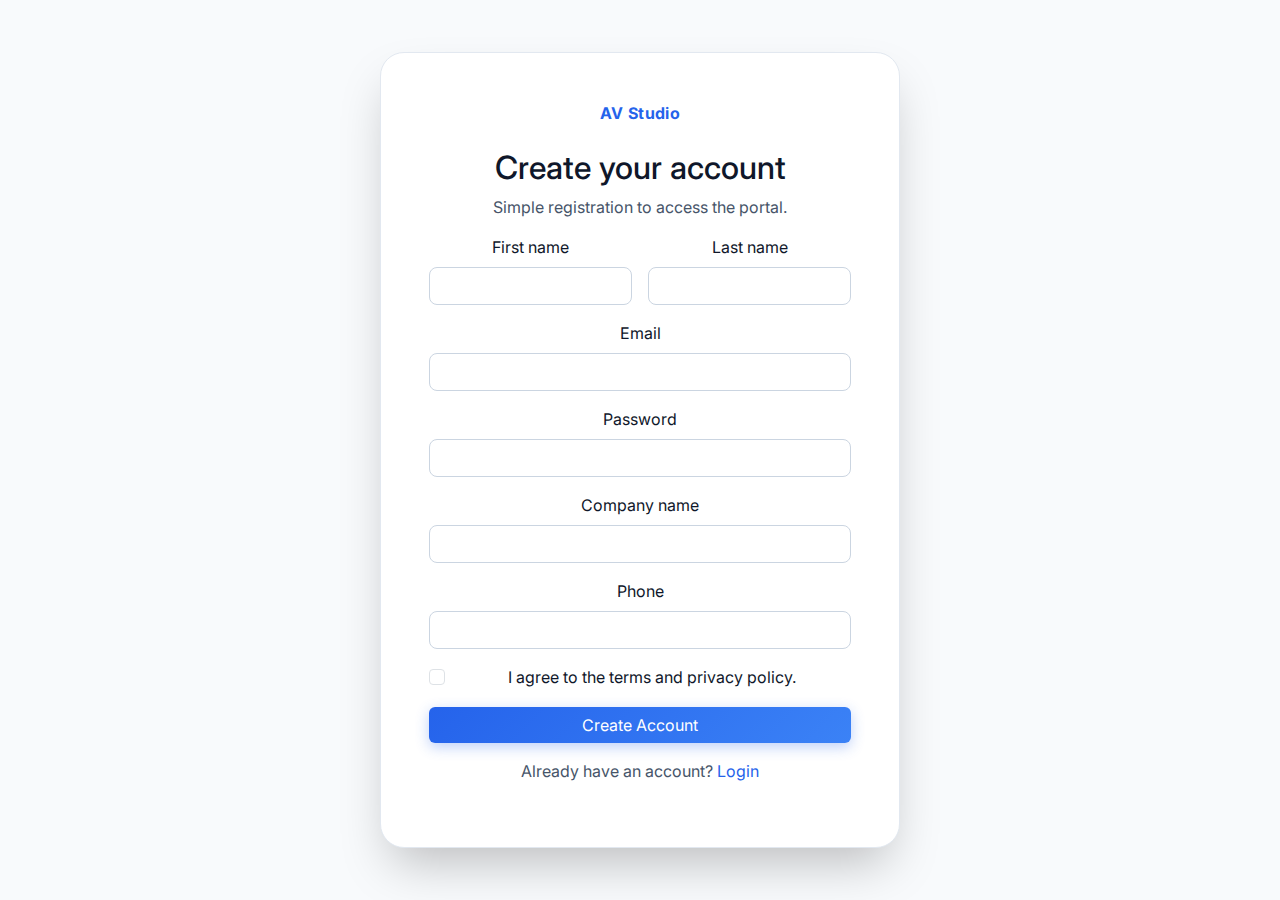
<file: register.html>
<!doctype html>
<html lang="en" dir="ltr" data-theme="light">
  <head>
    <meta charset="utf-8">
    <meta name="viewport" content="width=device-width, initial-scale=1">
    <title>Register | AV Studio</title>
    <link rel="icon" href="assets/icons/favicon.ico">
    <meta name="description" content="Create an account for AV Studio collaboration portal.">
    <meta name="keywords" content="register account, architectural visualization portal">
    <meta property="og:title" content="AV Studio Register">
    <meta property="og:description" content="Create a collaboration account in a few steps.">
    <meta property="og:image" content="images/hero/register.jpg">
    <meta name="twitter:card" content="summary_large_image">

    <link rel="preconnect" href="https://fonts.gstatic.com" crossorigin>
    <link href="https://fonts.googleapis.com/css2?family=Inter:wght@300;400;500;600;700;800&display=swap" rel="stylesheet">
    <link id="bootstrapCss" rel="stylesheet" href="https://cdn.jsdelivr.net/npm/bootstrap@5.3.2/dist/css/bootstrap.min.css">
    <link rel="stylesheet" href="https://cdn.jsdelivr.net/npm/bootstrap-icons@1.11.3/font/bootstrap-icons.min.css">
    <link rel="stylesheet" href="css/style.css">
    <link id="rtlStylesheet" rel="stylesheet" href="css/style-rtl.css" disabled>
    <link rel="stylesheet" href="css/dark-mode.css">
    <link rel="stylesheet" href="css/responsive.css">
  </head>
  <body class="auth-panel">
    <div class="container">
      <div class="card-surface p-5 auth-card mx-auto" style="max-width: 520px;">
        <div class="mb-4">
          <a class="nav__logo" href="index.html">AV Studio</a>
        </div>
        <h2>Create your account</h2>
        <p class="text-muted-custom">Simple registration to access the portal.</p>

        <form class="needs-validation validate-form" novalidate>
          <div class="row g-3">
            <div class="col-md-6">
              <label class="form-label">First name</label>
              <input class="form-control" type="text" required>
            </div>
            <div class="col-md-6">
              <label class="form-label">Last name</label>
              <input class="form-control" type="text" required>
            </div>
            <div class="col-12">
              <label class="form-label">Email</label>
              <input class="form-control" type="email" required>
            </div>
            <div class="col-12">
              <label class="form-label">Password</label>
              <input class="form-control" type="password" required>
            </div>
            <div class="col-12">
              <label class="form-label">Company name</label>
              <input class="form-control" type="text" required>
            </div>
            <div class="col-12">
              <label class="form-label">Phone</label>
              <input class="form-control" type="tel" required>
            </div>
            <div class="col-12">
              <div class="form-check">
                <input class="form-check-input" type="checkbox" id="terms" required>
                <label class="form-check-label" for="terms">I agree to the terms and privacy policy.</label>
              </div>
            </div>
            <div class="col-12">
              <button class="btn btn-primary w-100" type="submit">Create Account</button>
            </div>
          </div>
        </form>

        <p class="text-muted-custom mt-3">Already have an account? <a href="login.html">Login</a></p>
      </div>
    </div>

    <script src="https://cdn.jsdelivr.net/npm/jquery@3.7.1/dist/jquery.min.js"></script>
    <script src="https://cdn.jsdelivr.net/npm/bootstrap@5.3.2/dist/js/bootstrap.bundle.min.js"></script>
    <script src="js/theme-switcher.js" defer></script>
    <script src="js/main.js" defer></script>
    <script src="js/form-validation.js" defer></script>
  </body>
</html>
</file>
<file: css/style.css>
/* Base theme tokens */
:root[data-theme="light"] {
  --primary-50: #eff6ff;
  --primary-100: #dbeafe;
  --primary-200: #bfdbfe;
  --primary-300: #93c5fd;
  --primary-400: #60a5fa;
  --primary-500: #3b82f6;
  --primary-600: #2563eb;
  --primary-700: #1d4ed8;
  --primary-800: #1e40af;
  --primary-900: #1e3a8a;

  --secondary-50: #f8fafc;
  --secondary-100: #f1f5f9;
  --secondary-200: #e2e8f0;
  --secondary-300: #cbd5e1;
  --secondary-400: #94a3b8;
  --secondary-500: #64748b;
  --secondary-600: #475569;
  --secondary-700: #334155;
  --secondary-800: #1e293b;
  --secondary-900: #0f172a;

  --accent-50: #fffbeb;
  --accent-100: #fef3c7;
  --accent-200: #fde68a;
  --accent-300: #fcd34d;
  --accent-400: #fbbf24;
  --accent-500: #f59e0b;
  --accent-600: #d97706;
  --accent-700: #b45309;

  --success-50: #ecfdf5;
  --success-500: #10b981;
  --success-600: #059669;

  --warning-500: #f97316;
  --warning-600: #ea580c;

  --error-500: #ef4444;
  --error-600: #dc2626;

  --info-500: #06b6d4;
  --info-600: #0891b2;

  --bg-primary: #ffffff;
  --bg-secondary: #f8fafc;
  --bg-tertiary: #f1f5f9;
  --bg-elevated: #ffffff;
  --bg-overlay: rgba(15, 23, 42, 0.6);

  --text-primary: #0f172a;
  --text-secondary: #475569;
  --text-tertiary: #64748b;
  --text-disabled: #94a3b8;
  --text-inverse: #ffffff;
  --text-link: #2563eb;
  --text-link-hover: #1d4ed8;

  --border-light: #e2e8f0;
  --border-medium: #cbd5e1;
  --border-dark: #94a3b8;
  --border-focus: #3b82f6;
}

:root[data-theme="dark"] {
  --primary-50: #1e3a8a;
  --primary-100: #1e40af;
  --primary-200: #1d4ed8;
  --primary-300: #2563eb;
  --primary-400: #3b82f6;
  --primary-500: #60a5fa;
  --primary-600: #93c5fd;
  --primary-700: #bfdbfe;
  --primary-800: #dbeafe;
  --primary-900: #eff6ff;

  --secondary-50: #0f172a;
  --secondary-100: #1e293b;
  --secondary-200: #334155;
  --secondary-300: #475569;
  --secondary-400: #64748b;
  --secondary-500: #94a3b8;
  --secondary-600: #cbd5e1;
  --secondary-700: #e2e8f0;
  --secondary-800: #f1f5f9;
  --secondary-900: #f8fafc;

  --accent-50: #451a03;
  --accent-100: #78350f;
  --accent-200: #92400e;
  --accent-300: #b45309;
  --accent-400: #d97706;
  --accent-500: #f59e0b;
  --accent-600: #fbbf24;
  --accent-700: #fde68a;

  --success-50: #022c22;
  --success-500: #34d399;
  --success-600: #10b981;

  --warning-500: #fb923c;
  --warning-600: #f97316;

  --error-500: #f87171;
  --error-600: #ef4444;

  --info-500: #22d3ee;
  --info-600: #06b6d4;

  --bg-primary: #0f172a;
  --bg-secondary: #1e293b;
  --bg-tertiary: #334155;
  --bg-elevated: #111827;
  --bg-overlay: rgba(15, 23, 42, 0.8);

  --text-primary: #f1f5f9;
  --text-secondary: #cbd5e1;
  --text-tertiary: #94a3b8;
  --text-disabled: #64748b;
  --text-inverse: #0f172a;
  --text-link: #93c5fd;
  --text-link-hover: #bfdbfe;

  --border-light: #334155;
  --border-medium: #475569;
  --border-dark: #64748b;
  --border-focus: #60a5fa;
}

:root {
  --font-display: "Inter", "SF Pro Display", -apple-system, BlinkMacSystemFont, "Segoe UI", sans-serif;
  --font-body: "Inter", "SF Pro Text", -apple-system, BlinkMacSystemFont, "Segoe UI", sans-serif;
  --font-mono: "JetBrains Mono", "Fira Code", "Courier New", monospace;

  --font-weight-light: 300;
  --font-weight-normal: 400;
  --font-weight-medium: 500;
  --font-weight-semibold: 600;
  --font-weight-bold: 700;
  --font-weight-extrabold: 800;

  --text-xs: 0.75rem;
  --text-sm: 0.875rem;
  --text-base: 1rem;
  --text-lg: 1.125rem;
  --text-xl: 1.25rem;
  --text-2xl: 1.5rem;
  --text-3xl: 1.875rem;
  --text-4xl: 2.25rem;
  --text-5xl: 3rem;
  --text-6xl: 3.75rem;
  --text-7xl: 4.5rem;

  --leading-tight: 1.25;
  --leading-snug: 1.375;
  --leading-normal: 1.5;
  --leading-relaxed: 1.625;
  --leading-loose: 2;

  --tracking-tight: -0.05em;
  --tracking-normal: 0;
  --tracking-wide: 0.025em;
  --tracking-wider: 0.05em;
  --tracking-widest: 0.1em;

  --space-0: 0;
  --space-1: 0.25rem;
  --space-2: 0.5rem;
  --space-3: 0.75rem;
  --space-4: 1rem;
  --space-5: 1.25rem;
  --space-6: 1.5rem;
  --space-8: 2rem;
  --space-10: 2.5rem;
  --space-12: 3rem;
  --space-16: 4rem;
  --space-20: 5rem;
  --space-24: 6rem;
  --space-32: 8rem;

  --radius-sm: 0.25rem;
  --radius-md: 0.375rem;
  --radius-lg: 0.5rem;
  --radius-xl: 0.75rem;
  --radius-2xl: 1rem;
  --radius-3xl: 1.5rem;
  --radius-full: 9999px;

  --shadow-xs: 0 1px 2px 0 rgba(0, 0, 0, 0.05);
  --shadow-sm: 0 1px 3px 0 rgba(0, 0, 0, 0.1);
  --shadow-md: 0 4px 6px -1px rgba(0, 0, 0, 0.1);
  --shadow-lg: 0 10px 15px -3px rgba(0, 0, 0, 0.1);
  --shadow-xl: 0 20px 25px -5px rgba(0, 0, 0, 0.1);
  --shadow-2xl: 0 25px 50px -12px rgba(0, 0, 0, 0.25);
  --shadow-card: 0 4px 20px rgba(0, 0, 0, 0.08);
  --shadow-card-hover: 0 12px 40px rgba(0, 0, 0, 0.15);

  --duration-fast: 150ms;
  --duration-normal: 250ms;
  --duration-slow: 350ms;
  --duration-slower: 500ms;

  --ease-linear: linear;
  --ease-in: cubic-bezier(0.4, 0, 1, 1);
  --ease-out: cubic-bezier(0, 0, 0.2, 1);
  --ease-in-out: cubic-bezier(0.4, 0, 0.2, 1);

  --transition-all: all var(--duration-normal) var(--ease-in-out);
  --transition-colors: background-color var(--duration-normal) var(--ease-in-out),
    border-color var(--duration-normal) var(--ease-in-out),
    color var(--duration-normal) var(--ease-in-out);
  --transition-transform: transform var(--duration-normal) var(--ease-out);
  --transition-shadow: box-shadow var(--duration-normal) var(--ease-in-out);
}

@keyframes fadeInUp {
  from {
    opacity: 0;
    transform: translateY(30px);
  }
  to {
    opacity: 1;
    transform: translateY(0);
  }
}

@keyframes fadeInDown {
  from {
    opacity: 0;
    transform: translateY(-30px);
  }
  to {
    opacity: 1;
    transform: translateY(0);
  }
}

@keyframes float {
  0%,
  100% {
    transform: translateY(0);
  }
  50% {
    transform: translateY(-16px);
  }
}

* {
  box-sizing: border-box;
}

body {
  font-family: var(--font-body);
  background: var(--bg-primary);
  color: var(--text-primary);
  line-height: var(--leading-normal);
  text-align: center;
  transition: var(--transition-colors);
}

a {
  color: var(--text-link);
  text-decoration: none;
  transition: var(--transition-colors);
}

a:hover {
  color: var(--text-link-hover);
}

.section-padding {
  padding: var(--space-24) 0;
}

.bg-surface {
  background: var(--bg-secondary);
}

.text-muted-custom {
  color: var(--text-secondary);
}

.navbar.nav-glass {
  background: rgba(255, 255, 255, 0.9);
  backdrop-filter: blur(10px);
  border-bottom: 1px solid var(--border-light);
  box-shadow: var(--shadow-sm);
  transition: var(--transition-all);
}

.navbar .dropdown-menu {
  text-align: center;
}

.breadcrumb {
  justify-content: center;
}

.table th,
.table td {
  text-align: center;
}

.form-control,
.form-select {
  text-align: center;
}

[data-theme="dark"] .navbar.nav-glass {
  background: rgba(15, 23, 42, 0.9);
  border-bottom: 1px solid var(--border-dark);
}

.navbar.is-scrolled {
  box-shadow: var(--shadow-md);
}

.navbar-toggler {
  color: var(--text-primary);
  border-color: var(--border-medium);
}

.navbar-toggler-icon {
  background-image: url("data:image/svg+xml,%3csvg xmlns='http://www.w3.org/2000/svg' viewBox='0 0 30 30'%3e%3cpath stroke='currentColor' stroke-linecap='round' stroke-miterlimit='10' stroke-width='2' d='M4 7h22M4 15h22M4 23h22'/%3e%3c/svg%3e");
}

.nav__logo {
  font-weight: var(--font-weight-bold);
  letter-spacing: var(--tracking-wide);
}

.theme-toggle,
.lang-toggle {
  border-radius: var(--radius-full);
  border: 1px solid var(--border-medium);
  padding: 0.4rem 0.75rem;
  background: var(--bg-elevated);
  color: var(--text-primary);
}

.hero {
  position: relative;
  min-height: 100vh;
  display: flex;
  align-items: center;
  color: var(--text-inverse);
}

.hero__overlay {
  position: absolute;
  inset: 0;
  background: linear-gradient(135deg, rgba(15, 23, 42, 0.75), rgba(37, 99, 235, 0.75));
  z-index: 1;
}

.hero__media {
  position: absolute;
  inset: 0;
  background-size: cover;
  background-position: center;
  z-index: 0;
}

.hero__content {
  position: relative;
  z-index: 2;
  animation: fadeInUp 0.8s ease;
}

.hero__badge {
  display: inline-flex;
  align-items: center;
  gap: 0.5rem;
  padding: 0.35rem 0.75rem;
  background: rgba(255, 255, 255, 0.15);
  border-radius: var(--radius-full);
  font-size: var(--text-sm);
}

.hero__title {
  font-size: clamp(2.5rem, 5vw, 4.5rem);
  font-weight: var(--font-weight-extrabold);
  line-height: var(--leading-tight);
}

.hero__stats {
  background: rgba(15, 23, 42, 0.65);
  border-radius: var(--radius-2xl);
  padding: var(--space-6);
  box-shadow: var(--shadow-lg);
}

.btn-primary {
  background: linear-gradient(135deg, var(--primary-600), var(--primary-500));
  border: none;
  color: var(--text-inverse);
  box-shadow: 0 4px 14px rgba(37, 99, 235, 0.3);
  transition: var(--transition-all);
}

.btn-primary:hover {
  transform: translateY(-2px);
  box-shadow: 0 6px 20px rgba(37, 99, 235, 0.4);
}

.btn-accent {
  background: linear-gradient(135deg, var(--accent-600), var(--accent-500));
  color: var(--text-inverse);
  border: none;
}

.btn-outline {
  background: transparent;
  border: 2px solid var(--primary-500);
  color: var(--primary-600);
}

.btn-outline:hover {
  background: var(--primary-500);
  color: var(--text-inverse);
}

.card-surface {
  background: var(--bg-elevated);
  border: 1px solid var(--border-light);
  border-radius: var(--radius-2xl);
  box-shadow: var(--shadow-card);
  transition: var(--transition-all);
}

.card-surface:hover {
  transform: translateY(-4px);
  box-shadow: var(--shadow-card-hover);
}

.service-card {
  position: relative;
  padding: var(--space-8);
  border-radius: var(--radius-2xl);
}

.service-card::before {
  content: "";
  position: absolute;
  inset: 0;
  background: linear-gradient(135deg, var(--primary-500), var(--accent-500));
  opacity: 0;
  border-radius: inherit;
  transition: opacity var(--duration-normal) var(--ease-in-out);
  z-index: 0;
}

.service-card:hover::before {
  opacity: 0.08;
}

.service-card > * {
  position: relative;
  z-index: 1;
}

.service-icon {
  width: 64px;
  height: 64px;
  border-radius: var(--radius-xl);
  display: inline-flex;
  align-items: center;
  justify-content: center;
  background: linear-gradient(135deg, var(--primary-500), var(--primary-600));
  color: var(--text-inverse);
  font-size: var(--text-3xl);
  box-shadow: 0 4px 20px rgba(37, 99, 235, 0.3);
}

.portfolio-item {
  position: relative;
  overflow: hidden;
  border-radius: var(--radius-2xl);
}

.portfolio-item img {
  width: 100%;
  height: 240px;
  object-fit: cover;
  transition: transform var(--duration-slow) var(--ease-out);
}

.portfolio-item:hover img {
  transform: scale(1.05);
}

.portfolio-overlay {
  position: absolute;
  inset: 0;
  background: linear-gradient(180deg, transparent, rgba(15, 23, 42, 0.8));
  display: flex;
  align-items: flex-end;
  padding: var(--space-6);
  color: var(--text-inverse);
  opacity: 0;
  transition: var(--transition-all);
}

.portfolio-item:hover .portfolio-overlay {
  opacity: 1;
}

.testimonial-card {
  padding: var(--space-6);
  border-radius: var(--radius-2xl);
  background: var(--bg-elevated);
  box-shadow: var(--shadow-card);
  max-width: 520px;
  margin: 0 auto;
  font-size: var(--text-base);
}

.testimonial-card img {
  width: 64px;
  height: 64px;
  object-fit: cover;
}

.testimonial-card--split {
  position: relative;
  padding: var(--space-6);
  background: var(--bg-elevated);
  border: 1px solid var(--border-light);
  border-radius: var(--radius-2xl);
  box-shadow: var(--shadow-card);
  text-align: left;
}

.testimonial-card--split .testimonial-quote {
  position: absolute;
  top: 1rem;
  right: 1.5rem;
  font-size: 2rem;
  color: var(--primary-300);
  opacity: 0.5;
}

.stats-card {
  padding: var(--space-6);
  border-radius: var(--radius-2xl);
  background: var(--bg-secondary);
  text-align: center;
}

.cta-banner {
  border-radius: var(--radius-3xl);
  padding: var(--space-12);
  background: linear-gradient(135deg, var(--primary-700), var(--primary-500));
  color: var(--text-inverse);
}

.footer {
  background: var(--bg-tertiary);
  border-top: 1px solid var(--border-light);
}

.footer__title {
  font-weight: var(--font-weight-semibold);
  margin-bottom: var(--space-4);
}

.badge-soft {
  background: rgba(37, 99, 235, 0.1);
  color: var(--primary-600);
  padding: 0.35rem 0.6rem;
  border-radius: var(--radius-full);
}

.back-to-top {
  position: fixed;
  right: 1.5rem;
  bottom: 1.5rem;
  z-index: 999;
  display: none;
}

.glass-card {
  background: rgba(255, 255, 255, 0.1);
  backdrop-filter: blur(10px);
  border: 1px solid rgba(255, 255, 255, 0.2);
}

.progress-reading {
  position: fixed;
  top: 0;
  left: 0;
  height: 4px;
  width: 0%;
  background: linear-gradient(90deg, var(--accent-500), var(--primary-500));
  z-index: 2000;
}

.timeline {
  position: relative;
  margin-left: 1rem;
  border-left: 2px solid var(--border-medium);
  padding-left: 2rem;
}

.timeline__item {
  position: relative;
  padding-bottom: var(--space-8);
}

.timeline__item::before {
  content: "";
  position: absolute;
  left: -2.6rem;
  top: 0.2rem;
  width: 14px;
  height: 14px;
  border-radius: 50%;
  background: var(--primary-500);
}

.form-control,
.form-select {
  border-radius: var(--radius-lg);
  border-color: var(--border-medium);
}

.form-control:focus,
.form-select:focus {
  border-color: var(--border-focus);
  box-shadow: 0 0 0 0.2rem rgba(37, 99, 235, 0.2);
}

.pricing-card {
  border-radius: var(--radius-2xl);
  padding: var(--space-8);
  border: 1px solid var(--border-light);
  background: var(--bg-elevated);
  position: relative;
  overflow: hidden;
}

.pricing-card--popular {
  border: 2px solid var(--primary-500);
  transform: translateY(-6px);
}

.pricing-badge {
  position: absolute;
  top: 1rem;
  right: 1rem;
  padding: 0.3rem 0.75rem;
  background: var(--accent-500);
  color: var(--text-inverse);
  border-radius: var(--radius-full);
  font-size: var(--text-sm);
}

.admin-sidebar {
  background: var(--bg-secondary);
  min-height: 100vh;
  border-right: 1px solid var(--border-light);
}

.admin-sidebar a {
  color: var(--text-secondary);
}

.admin-sidebar a.active {
  color: var(--primary-600);
  font-weight: var(--font-weight-semibold);
}

.auth-panel {
  min-height: 100vh;
  display: flex;
  align-items: center;
  background: var(--bg-secondary);
}

.auth-card {
  border-radius: var(--radius-3xl);
  box-shadow: var(--shadow-2xl);
}

.countdown {
  display: flex;
  gap: var(--space-4);
  justify-content: center;
}

.countdown__box {
  min-width: 90px;
  padding: var(--space-4);
  border-radius: var(--radius-2xl);
  background: rgba(15, 23, 42, 0.6);
  color: var(--text-inverse);
}

.sticky-toc {
  position: sticky;
  top: 6rem;
}

.search-input {
  position: relative;
}

.search-input input {
  padding-left: 2.5rem;
}

.search-input i {
  position: absolute;
  left: 0.85rem;
  top: 50%;
  transform: translateY(-50%);
  color: var(--text-tertiary);
}

.blog-card {
  display: flex;
  flex-direction: column;
}

.blog-card img {
  height: 200px;
  object-fit: cover;
}

.blog-card .p-4 {
  flex: 1;
}
</file>
<file: css/style-rtl.css>
/* RTL overrides */
[dir="rtl"] body {
  text-align: right;
}

[dir="rtl"] .navbar .ms-auto {
  margin-left: 0 !important;
  margin-right: auto !important;
}

[dir="rtl"] .hero__content,
[dir="rtl"] .section-title,
[dir="rtl"] .footer {
  text-align: right;
}

[dir="rtl"] .timeline {
  margin-left: 0;
  margin-right: 1rem;
  border-left: none;
  border-right: 2px solid var(--border-medium);
  padding-left: 0;
  padding-right: 2rem;
}

[dir="rtl"] .timeline__item::before {
  left: auto;
  right: -2.6rem;
}

[dir="rtl"] .search-input input {
  padding-left: 1rem;
  padding-right: 2.5rem;
}

[dir="rtl"] .search-input i {
  left: auto;
  right: 0.85rem;
}
</file>
<file: css/dark-mode.css>
/* Dark mode specific tweaks */
[data-theme="dark"] .hero__overlay {
  background: linear-gradient(135deg, rgba(15, 23, 42, 0.85), rgba(30, 41, 59, 0.85));
}

[data-theme="dark"] .card-surface,
[data-theme="dark"] .testimonial-card,
[data-theme="dark"] .pricing-card {
  border-color: var(--border-medium);
}

[data-theme="dark"] .footer {
  background: var(--bg-secondary);
}

[data-theme="dark"] .badge-soft {
  background: rgba(96, 165, 250, 0.2);
  color: var(--primary-400);
}

[data-theme="dark"] body,
[data-theme="dark"] h1,
[data-theme="dark"] h2,
[data-theme="dark"] h3,
[data-theme="dark"] h4,
[data-theme="dark"] h5,
[data-theme="dark"] h6,
[data-theme="dark"] p,
[data-theme="dark"] span,
[data-theme="dark"] small,
[data-theme="dark"] li,
[data-theme="dark"] label,
[data-theme="dark"] th,
[data-theme="dark"] td {
  color: #f1f5f9;
}

[data-theme="dark"] a {
  color: #f1f5f9;
}

[data-theme="dark"] a:hover {
  color: #e2e8f0;
}

[data-theme="dark"] .text-muted-custom,
[data-theme="dark"] .text-muted {
  color: #f1f5f9 !important;
}

[data-theme="dark"] .bg-white {
  background: var(--bg-elevated) !important;
  color: var(--text-primary);
}

[data-theme="dark"] .btn-outline {
  color: var(--primary-400);
  border-color: var(--primary-400);
}

[data-theme="dark"] .form-control,
[data-theme="dark"] .form-select {
  background: var(--bg-secondary);
  color: var(--text-primary);
  border-color: var(--border-medium);
}

[data-theme="dark"] .navbar .dropdown-menu {
  background: var(--bg-secondary);
  border-color: var(--border-medium);
}

[data-theme="dark"] .navbar .dropdown-item {
  color: #f1f5f9;
}

[data-theme="dark"] .navbar .dropdown-item:hover,
[data-theme="dark"] .navbar .dropdown-item:focus {
  background: rgba(59, 130, 246, 0.2);
  color: #ffffff;
}
</file>
<file: css/responsive.css>
@media (max-width: 991.98px) {
  .navbar .navbar-collapse {
    display: none !important;
    width: 100%;
    margin-top: var(--space-3);
  }

  .navbar .navbar-collapse.show {
    display: block !important;
  }

  .section-padding {
    padding: var(--space-16) 0;
  }

  .hero__stats {
    margin-top: var(--space-6);
  }

  .admin-sidebar {
    min-height: auto;
  }

  .navbar-collapse .navbar-nav {
    width: 100%;
    justify-content: center;
    text-align: center;
  }

  .navbar-collapse .d-flex {
    width: 100%;
    justify-content: center;
    margin-top: var(--space-3);
  }

  h1,
  h2,
  h3,
  h4,
  h5,
  h6,
  p,
  li,
  small,
  .text-muted-custom {
    text-align: center;
  }

  .card-surface,
  .testimonial-card,
  .stats-card,
  .pricing-card,
  .portfolio-item,
  .service-card {
    margin-left: auto;
    margin-right: auto;
  }

  .admin-sidebar,
  .admin-sidebar .nav {
    text-align: center;
  }

  .row {
    justify-content: center;
  }

  .btn,
  .btn-group,
  .d-flex.gap-2,
  .d-flex.gap-3,
  .d-flex.gap-4 {
    justify-content: center;
  }

  .btn {
    display: inline-flex;
    align-items: center;
    justify-content: center;
  }

  .row .btn,
  form .btn {
    margin-left: auto;
    margin-right: auto;
  }
}

@media (max-width: 575.98px) {
  .cta-banner {
    padding: var(--space-8);
  }

  .countdown {
    flex-wrap: wrap;
  }

  .countdown__box {
    min-width: 70px;
  }
}
</file>
